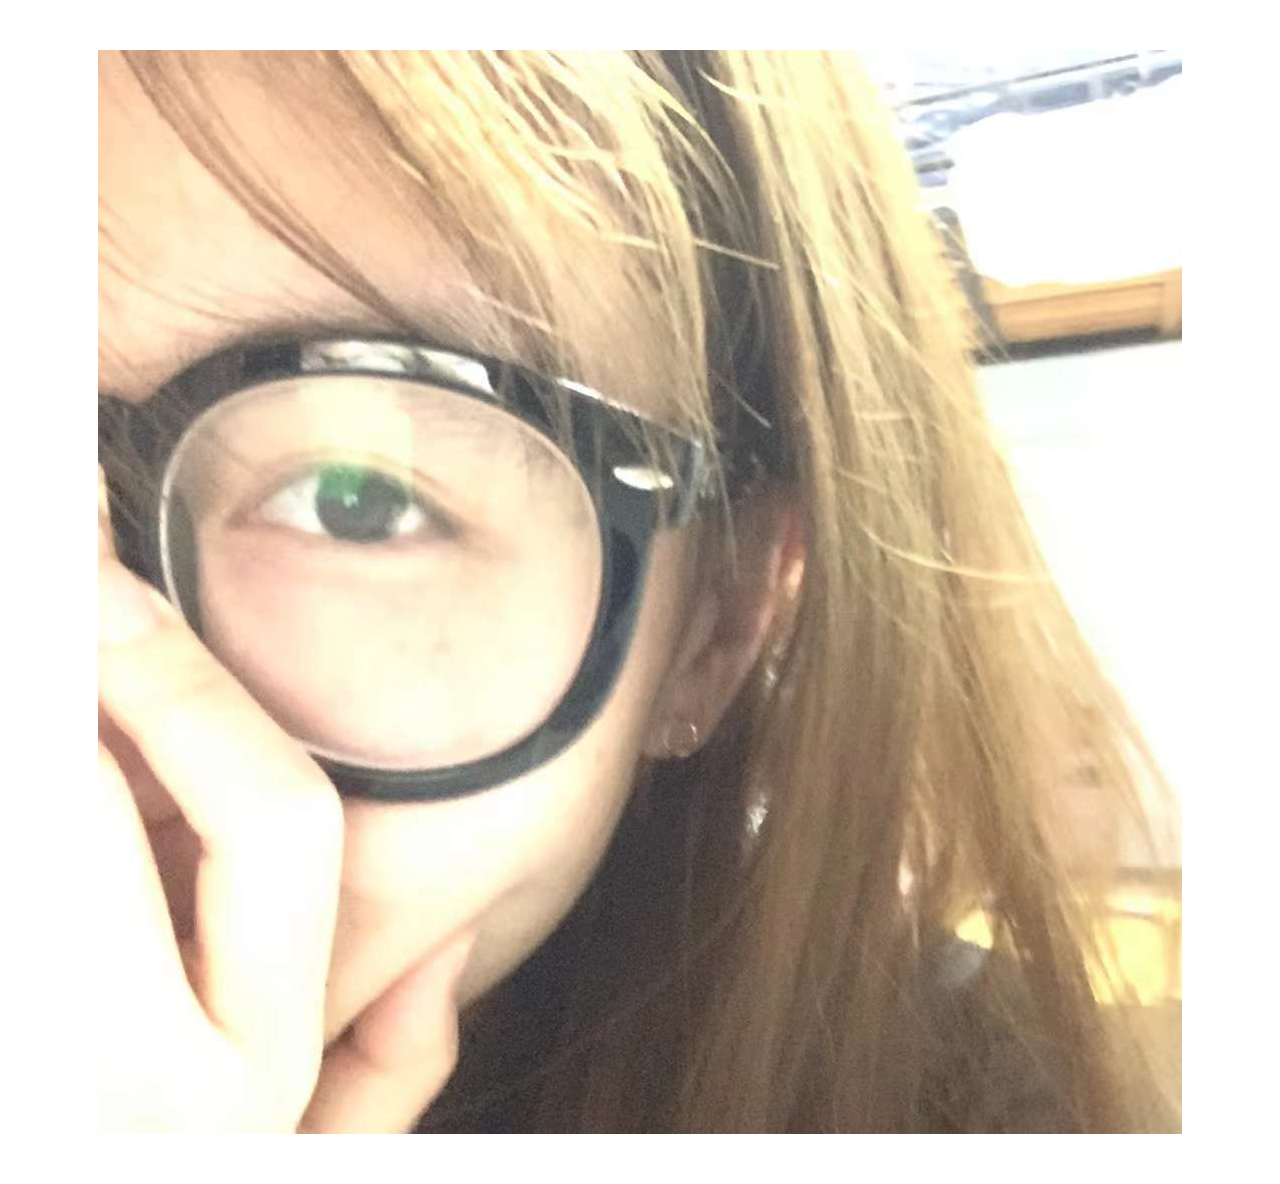
<file: index.html>
<!DOCTYPE html>
<html lang="en">
<head>
    <meta charset="UTF-8">
    <meta http-equiv="X-UA-Compatible" content="IE=edge">
    <meta name="viewport" content="width=device-width, initial-scale=1.0">
    <title>Document</title>
    <style>
        div {
            width: 1084px;
            height: 1084px;
            background: url(./images/pp.jpg) no-repeat center center;
            margin: 50px auto;
            /* transform-origin: left bottom; */

        }
        div:hover {
            /* 1. 里面写的是数字 不跟代为 1为一倍
                transform: scale(x,y)
                x宽度   y高度
                2. 修改了 宽度为原来的两倍 高度不变
                3.等比例缩放
            */
            /* transform: scale(2,1); */
            /* transform: scale(2); */
            /* 4. 缩小 就是小于一 */

            /* 重点 
            修改大小会影响其他盒子
                优势：不会影响其他的盒子 而且可以设置缩放的中心点
            */
            transform: scale(.5,.5);
        }

    </style>
</head>
<body>
    <div>

    </div>
</body>
</html>
</file>
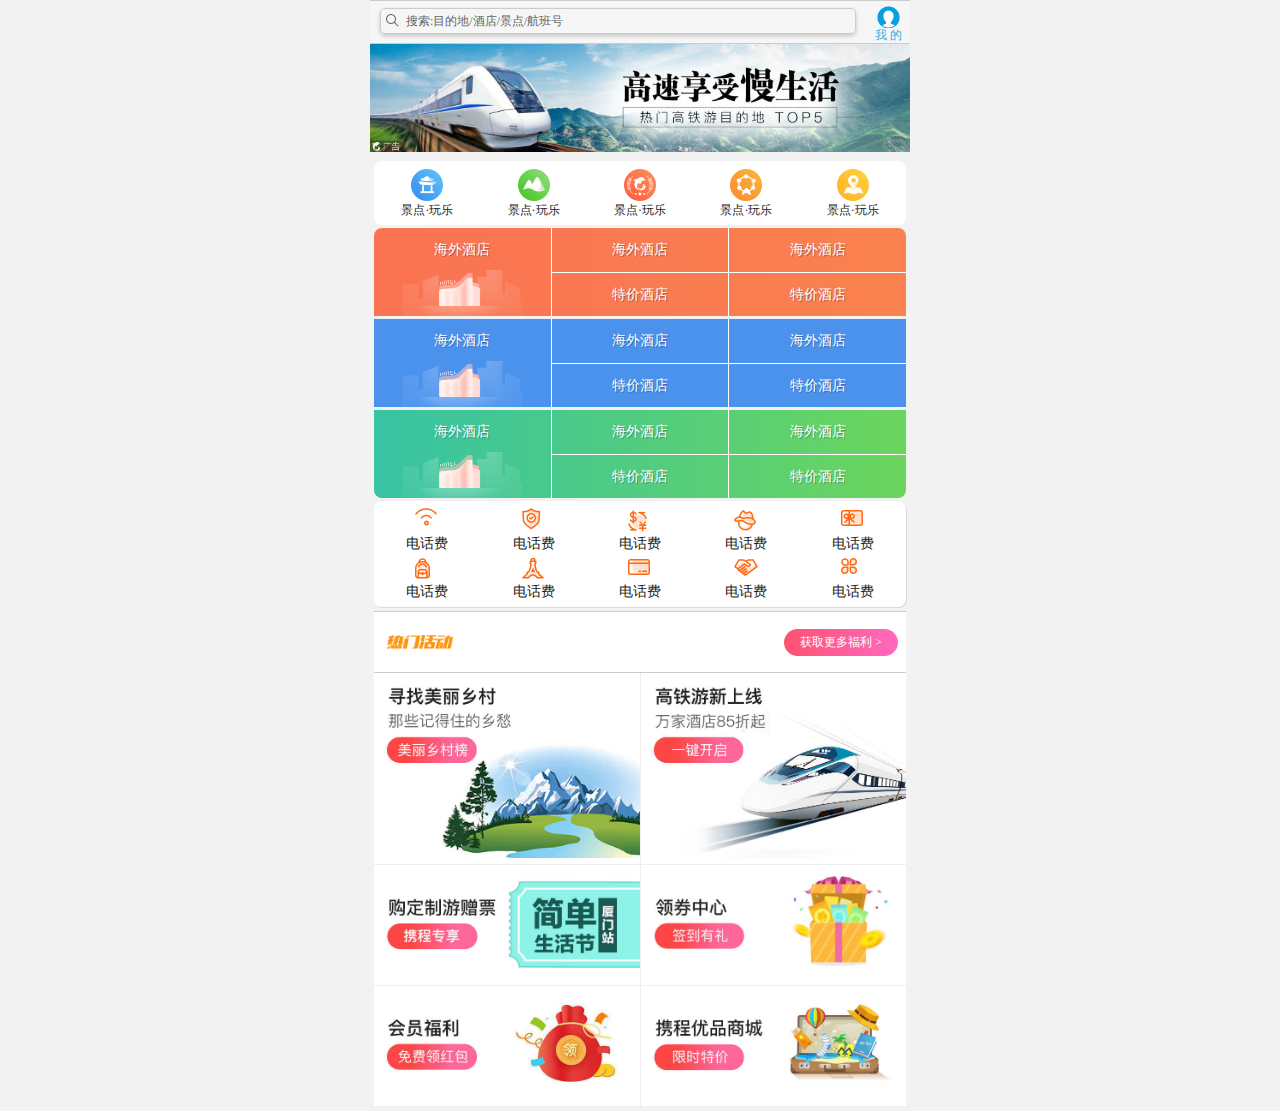
<file: 携程移动web/index.html>
<!DOCTYPE html>
<html lang="en">
<head>
    <meta charset="UTF-8">
    <meta http-equiv="X-UA-Compatible" content="IE=edge">
    <meta name="viewport" content="width=device-width, initial-scale=1.0">
    <title>携程在手,天下我有</title>
    <link rel="stylesheet" href="css/normalize.css">
    <link rel="stylesheet" href="css/index.css">
</head>
<body>
    <!-- 搜索模块 start -->
    <div class="search-index">
        <div class="search">搜索:目的地/酒店/景点/航班号</div>
        <a href="#" class="user">
            我 的
        </a>
    </div>
    <!-- 搜索模块 end -->
  
    <!-- focus 模块 start -->
    <div class="focus">
        <a href="#">
            <img src="upload/focus.jpg" alt="">
        </a>
    </div>
    <!-- focus 模块 end -->

    <!-- 局部导航栏 start -->
    <ul class="local-nav">
        <li>
            <a href="#" title="景点·玩乐">
                <span class="local-nav-icon-icon1"></span>
                <span>景点·玩乐</span>
            </a>
        </li>
        <li>
            <a href="#">
                <span class="local-nav-icon-icon2"></span>
                <span>景点·玩乐</span>
            </a>
        </li>
        <li>
            <a href="#">
                <span class="local-nav-icon-icon3"></span>
                <span>景点·玩乐</span>
            </a>
        </li>
        <li>
            <a href="#">
                <span class="local-nav-icon-icon4"></span>
                <span>景点·玩乐</span>
            </a>
        </li>
        <li>
            <a href="#">
                <span class="local-nav-icon-icon5"></span>
                <span>景点·玩乐</span>
            </a>
        </li>
    </ul>
    <!-- 局部导航栏 end -->

    <!-- 主导航栏 start -->
    <nav>
        <div class="nav-common-1">
            <div class="nav-items">
                <a href="#">
                    海外酒店
                </a>
            </div>
            <div class="nav-items">
                <a href="#">海外酒店</a>
                <a href="#">特价酒店</a>
            </div>
            <div class="nav-items">
                <a href="#">海外酒店</a>
                <a href="#">特价酒店</a>
            </div>
        </div>
        <div class="nav-common-2">
            <div class="nav-items">
                <a href="#">
                    海外酒店
                </a>
            </div>
            <div class="nav-items">
                <a href="#">海外酒店</a>
                <a href="#">特价酒店</a>
            </div>
            <div class="nav-items">
                <a href="#">海外酒店</a>
                <a href="#">特价酒店</a>
            </div>
        </div>
        <div class="nav-common-3">
            <div class="nav-items">
                <a href="#">
                    海外酒店
                </a>
            </div>
            <div class="nav-items">
                <a href="#">海外酒店</a>
                <a href="#">特价酒店</a>
            </div>
            <div class="nav-items">
                <a href="#">海外酒店</a>
                <a href="#">特价酒店</a>
            </div>
        </div>
    </nav>
    <!-- 主导航栏 end -->

    <!-- 侧导航栏 strat -->
    <ul class="subnay-entry">
        <li>
            <a href="#">
                <span class="subny-entry-icon-1"></span>
                <span>电话费</span>
            </a>
        </li>
        <li>
            <a href="#">
                <span class="subny-entry-icon-2"></span>
                <span>电话费</span>
            </a>
        </li>
        <li>
            <a href="#">
                <span class="subny-entry-icon-3"></span>
                <span>电话费</span>
            </a>
        </li>
        <li>
            <a href="#">
                <span class="subny-entry-icon-4"></span>
                <span>电话费</span>
            </a>
        </li>
        <li>
            <a href="#">
                <span class="subny-entry-icon-5"></span>
                <span>电话费</span>
            </a>
        </li>
        <li>
            <a href="#">
                <span class="subny-entry-icon-6"></span>
                <span>电话费</span>
            </a>
        </li>
        <li>
            <a href="#">
                <span class="subny-entry-icon-7"></span>
                <span>电话费</span>
            </a>
        </li>
        <li>
            <a href="#">
                <span class="subny-entry-icon-8"></span>
                <span>电话费</span>
            </a>
        </li>
        <li>
            <a href="#">
                <span class="subny-entry-icon-9"></span>
                <span>电话费</span>
            </a>
        </li>
        <li>
            <a href="#">
                <span class="subny-entry-icon-10"></span>
                <span>电话费</span>
            </a>
        </li>
    </ul>
    <!-- 侧导航栏 end -->

    <!-- sales 热门活动模块 -->
    <div class="sales-box">
        <div class="sales-hd">
            <h2>热门活动</h2>
            <a href="#">获取更多福利 ></a>
        </div>
        <div class="sales-bd">
            <div class="row">
                <a href="#">
                    <img src="./upload/pic1.jpg" alt="">
                </a>
                <a href="#">
                    <img src="./upload/pic2.jpg" alt="">
                </a>
            </div>
            <div class="row">
                <a href="#">
                    <img src="./upload/pic3.jpg" alt="">
                </a>
                <a href="#">
                    <img src="./upload/pic4.jpg" alt="">
                </a>
            </div>
            <div class="row">
                <a href="#">
                    <img src="./upload/pic5.jpg" alt="">
                </a>
                <a href="#">
                    <img src="./upload/pic6.jpg" alt="">
                </a>
            </div>
        </div>
    </div>
    <!-- end -->
</body>
</html>
</file>
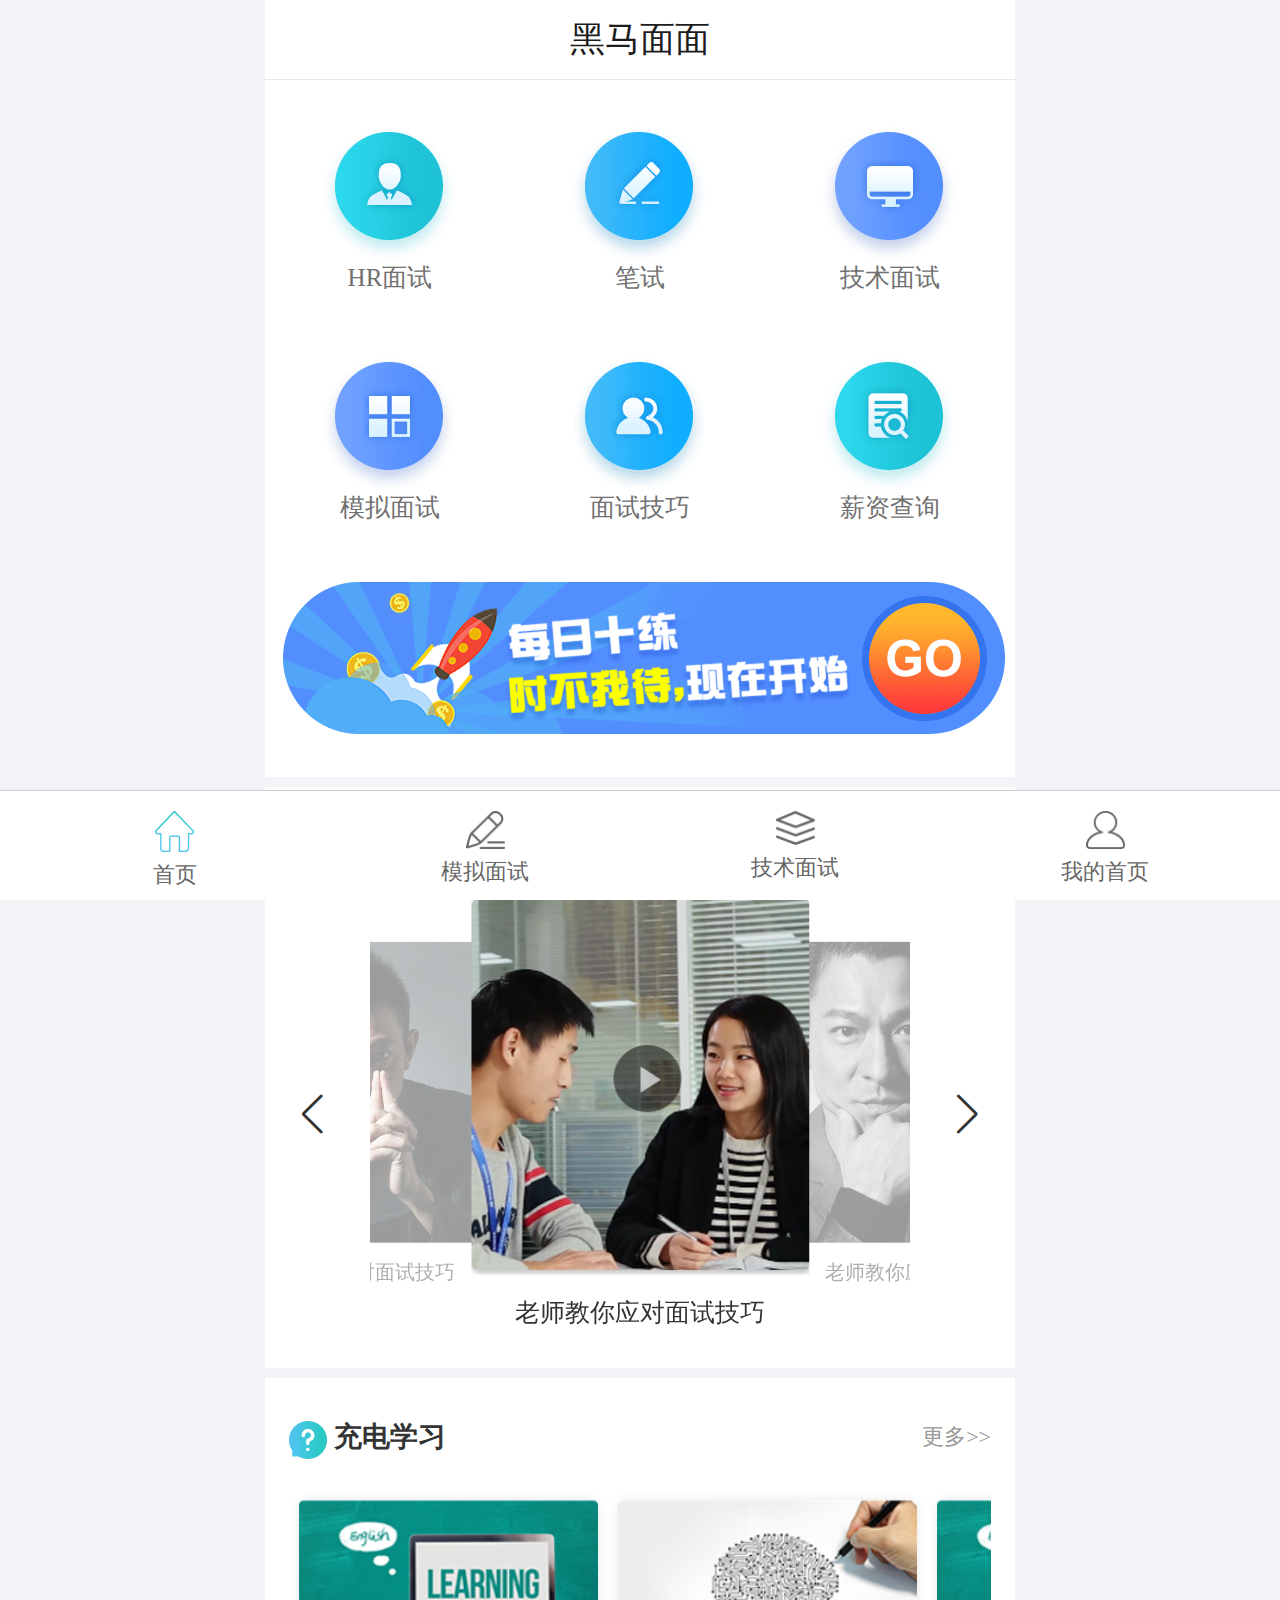
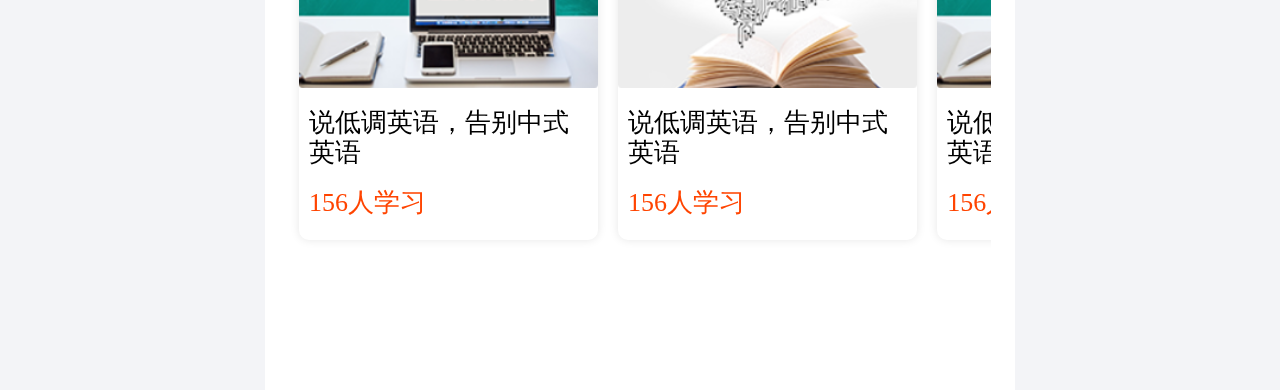
<file: house/test/index.html>
<!DOCTYPE html>
<html lang="en">
<head>
    <meta charset="UTF-8">
    <meta http-equiv="X-UA-Compatible" content="IE=edge">
    <meta name="viewport" content="width=device-width, initial-scale=1.0">
    <title>黑马面面</title>
    <!-- 引入favicon图标 -->
    <link rel="shortcut icon" href="favicon.ico" type="image/x-icon">
    <!-- 初始化css -->
    <link rel="stylesheet" href="./css/normalize.css">
    <!-- 主页css -->
    <link rel="stylesheet" href="./css/index.css">
    <!-- 轮播图 -->
    <link rel="stylesheet" href="./css/swiper.min.css">
</head>
<body>
    <section class="warp">
    <!-- 头部区域 start -->
    <div class="header">黑马面面</div>
    <!-- 头部区域 end -->

    <!-- nav start -->
    <nav class="nav">
        <a href="#" class="item">
            <img src="./icons/icon1.png" alt="">
            <span>HR面试</span>
        </a>
        <a href="#" class="item">
            <img src="./icons/icon2.png" alt="">
            <span>笔试</span>
        </a>
        <a href="#" class="item">
            <img src="./icons/icon3.png" alt="">
            <span>技术面试</span>
        </a>
        <a href="#" class="item">
            <img src="./icons/icon4.png" alt="">
            <span>模拟面试</span>
        </a>
        <a href="#" class="item">
            <img src="./icons/icon5.png" alt="">
            <span>面试技巧</span>
        </a>
        <a href="#" class="item">
            <img src="./icons/icon6.png" alt="">
            <span>薪资查询</span>
        </a>
    </nav>
    <!-- nav end -->

    <!-- go模块 start -->
    <section class="go">
        <img src="./images/go.png" alt="">
    </section>
    <!-- go模块 end -->
    </section>

    <!-- 就业指导模块 -->
     <!-- 就业指导模块 -->
     <section class="content">
      <!-- 头部 -->
      <div class="con-hd">
        <h4>
          <span class="icon"><img src="./icons/i2.png" alt="" /></span>
          就业指导
        </h4>
        <a href="#" class="more">更多>></a>
      </div>
      <!-- 旋转木马轮播图模块 -->
      <div class="get_job_focus">
        <!-- Swiper -->
        <div class="swiper-container get_job_fo">
          <div class="swiper-wrapper">
            <div class="swiper-slide">
              <a href="#"><img src="./images/pic.png" alt="" /></a>
              <p>老师教你应对面试技巧</p>
            </div>
            <div class="swiper-slide">
              <a href="#"><img src="./images/ldh.jpg" alt="" /></a>
              <p>老师教你应对面试技巧</p>
            </div>
            <div class="swiper-slide">
              <a href="#"><img src="./images/3.jpg" alt="" /></a>
              <p>老师教你应对面试技巧</p>
            </div>
          </div>
        </div>
        <!-- Add Arrows 根据需求这个代码放到 container外面 添加左右箭头-->
        <div class="swiper-button-next"></div>
        <div class="swiper-button-prev"></div>
      </div>
    </section>
    <!-- end -->

    <!-- 充电学习 -->
    <section class="content study_con">
      <!-- 头部 -->
      <div class="con-hd">
        <h4>
          <span class="icon"><img src="./icons/i2.png" alt="" /></span>
          充电学习
        </h4>
        <a href="#" class="more">更多>></a>
      </div>
      <!-- 旋转木马轮播图模块 -->
      <div class="study">
 <!-- Swiper -->
 <div class="swiper-container study_fo">
  <div class="swiper-wrapper">
    <div class="swiper-slide">
      <img src="./images/pic1.png" alt="" />
      <h5>说低调英语，告别中式英语</h5>
      <p>156人学习</p>
    </div>
    <div class="swiper-slide">
      <img src="./images/pic2.png" alt="" />
      <h5>说低调英语，告别中式英语</h5>
      <p>156人学习</p>
    </div>
    <div class="swiper-slide">
      <img src="./images/pic1.png" alt="" />
      <h5>说低调英语，告别中式英语</h5>
      <p>156人学习</p>
    </div>
    <div class="swiper-slide">
      <img src="./images/pic1.png" alt="" />
      <h5>说低调英语，告别中式英语</h5>
      <p>156人学习</p>
    </div>
  </div>
  <!-- Add Pagination -->
  <div class="swiper-pagination"></div>
</div>
      </div>
    </section>
    <!-- end -->

    <footer class="footer">
      <a href="#" class="item">
        <img src="./icons/home.png" alt="" />
        <p>首页</p>
      </a>
      <a href="#" class="item">
        <img src="./icons/ms.png" alt="" />
        <p>模拟面试</p>
      </a>
      <a href="#" class="item">
        <img src="./icons/net.png" alt="" />
        <p>技术面试</p>
      </a>
      <a href="#" class="item">
        <img src="./icons/user.png" alt="" />
        <p>我的首页</p>
      </a>
    </footer>

    <script src="./js/flexible.js"></script>
    <!-- 轮播图js -->
    <script src="./js/swiper.min.js"></script>
    <script>
        // 沙箱函数
         // 第一个函数里面是 就业指导轮播图
      (function () {
        var swiper = new Swiper(".get_job_fo", {
          // 能够显示的 slider的个数
          slidesPerView: 2,
          // 每一个slide之间的距离
          spaceBetween: 30,
          centeredSlides: true,
          loop: true,
          // 添加左右箭头
          navigation: {
            nextEl: ".swiper-button-next",
            prevEl: ".swiper-button-prev",
          },
        });
      })();
       // 第二个函数的轮播图
       (function () {
        //  如果有多个轮播图最好修改下 swiper-container
        var swiper = new Swiper(".study_fo", {
          // 我们可以可以看看到的是 2个半
          slidesPerView: 2.2,
          spaceBetween: 20,
        });
      })();
      </script>
</body>
</html>
</file>
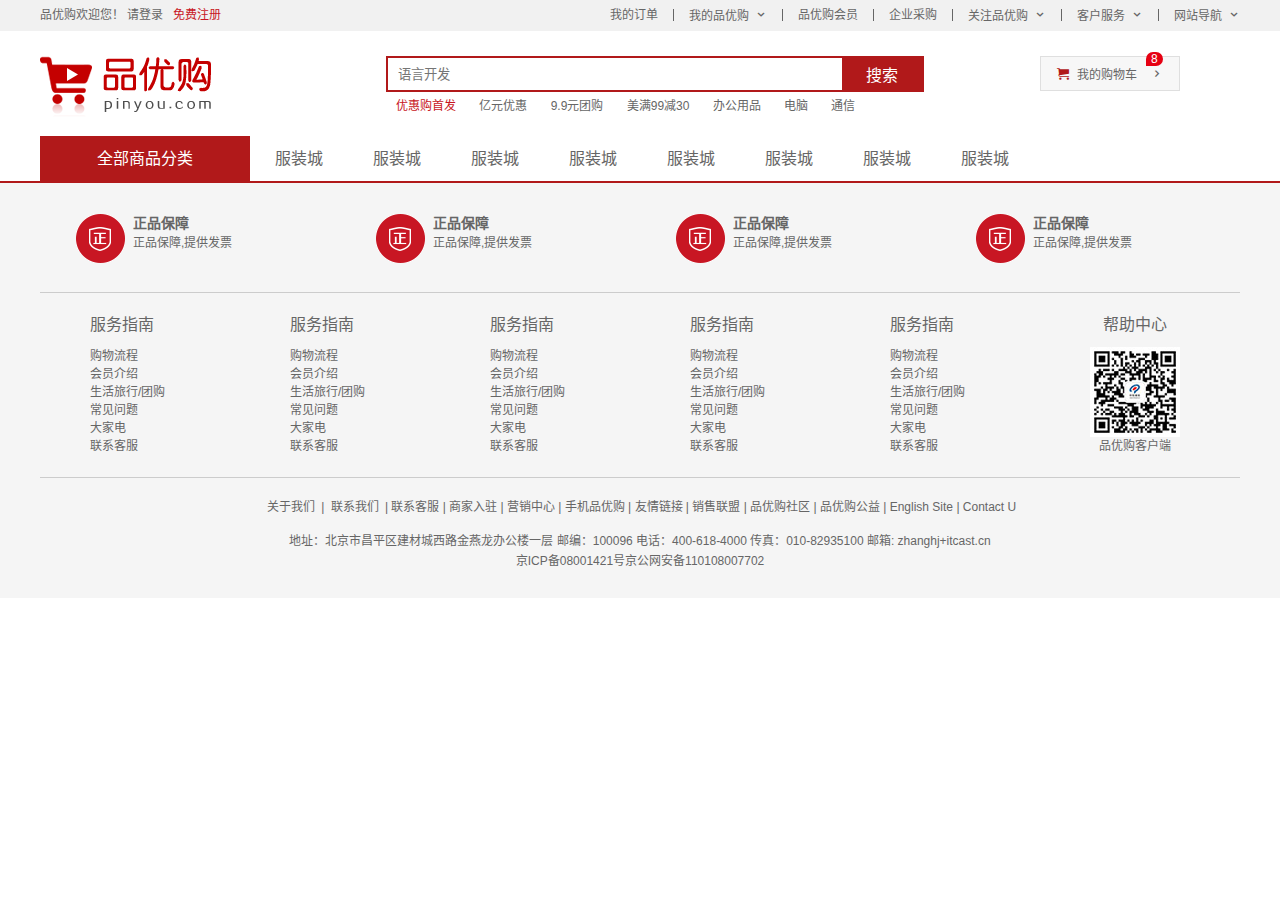
<file: 11-前端基础-PC端品优购项目/案例/shoping/index.html>
<!DOCTYPE html>
<html lang="zh-CN">

<head>
    <meta charset="UTF-8">
    <meta name="viewport" content="width=device-width, initial-scale=1.0">
    <meta http-equiv="X-UA-Compatible" content="ie=edge">
    <title>品优购商城-综合网购首选-正品低价、品质保障、配送及时、轻松购物！
    </title>
    <!-- 网站说明 -->
    <meta name="description"
        content="品优购商城-专业的综合网上购物商城,销售家电、数码通讯、电脑、家居百货、服装服饰、母婴、图书、食品等数万个品牌优质商品.便捷、诚信的服务，为您提供愉悦的网上购物体验!" />
    <!-- 关键字 -->
    <meta name="keywords" content="网上购物,网上商城,手机,笔记本,电脑,MP3,CD,VCD,DV,相机,数码,配件,手表,存储卡,京东" />

    <!-- 引入favicon图标 -->
    <link rel="shortcut icon" href="favicon.ico" />
    <!-- 引入我们初始化样式文件 -->
    <link rel="stylesheet" href="css/base.css">
    <!-- 引入我们公共的样式文件 -->
    <link rel="stylesheet" href="css/common.css">
</head>

<body>
    <!-- 快捷导航模块 start -->
    <section class="shortcut">
        <div class="w">
            <div class="fl">
                <ul>
                    <li>品优购欢迎您！&nbsp;</li>
                    <li>
                        <a href="#">请登录</a> &nbsp; <a href="#" class="style_red">免费注册</a>
                    </li>
                </ul>
            </div>
            <div class="fr">
                <ul>
                    <li>我的订单</li>
                    <li></li>
                    <li class="arrow-icon">我的品优购</li>
                    <li></li>
                    <li>品优购会员</li>
                    <li></li>
                    <li>企业采购</li>
                    <li></li>
                    <li class="arrow-icon">关注品优购</li>
                    <li></li>
                    <li class="arrow-icon">客户服务</li>
                    <li></li>
                    <li class="arrow-icon">网站导航</li>
                </ul>
            </div>
        </div>
    </section>
    <!-- 快捷导航模块 end -->
    <!-- header头部模块制作 start -->
    <header class="header w">
        <!-- logo模块 -->
        <div class="logo">
            <h1>
                <a href="index.html" title="品优购商城">品优购商城</a>
            </h1>
        </div>
        <!-- search搜索模块 -->
        <div class="search">
            <input type="search" name="" id="" placeholder="语言开发">
            <button>搜索</button>
        </div>
        <!-- hotwords模块制作 -->
        <div class="hotwords">
            <a href="#" class="style_red">优惠购首发</a>
            <a href="#">亿元优惠</a>
            <a href="#">9.9元团购</a>
            <a href="#">美满99减30</a>
            <a href="#">办公用品</a>
            <a href="#">电脑</a>
            <a href="#">通信</a>
        </div>
        <!-- 购物车模块 -->
        <div class="shopcar">
            我的购物车
            <i class="count">8</i>
        </div>
    </header>
    <!-- header头部模块制作 end -->
    <!-- nav模块制作 start -->
    <nav class="nav">
        <div class="w">
            <div class="dropdown">
                <div class="dt">全部商品分类</div>
                <div class="dd">
                    <ul>
                        <li><a href="#">家用电器</a> </li>
                        <li><a href="#">手机</a>、 <a href="#">数码</a>、<a href="#">通信</a> </li>
                        <li><a href="#">电脑、办公</a> </li>
                        <li><a href="#">家居、家具、家装、厨具</a> </li>
                        <li><a href="#">男装、女装、童装、内衣</a> </li>
                        <li><a href="#">个户化妆、清洁用品、宠物</a> </li>
                        <li><a href="#">鞋靴、箱包、珠宝、奢侈品</a> </li>
                        <li><a href="#">运动户外、钟表</a> </li>
                        <li><a href="#">汽车、汽车用品</a> </li>
                        <li><a href="#">母婴、玩具乐器</a> </li>
                        <li><a href="#">食品、酒类、生鲜、特产</a> </li>
                        <li><a href="#">医药保健</a> </li>
                        <li><a href="#">图书、音像、电子书</a> </li>
                        <li><a href="#">彩票、旅行、充值、票务</a> </li>
                        <li><a href="#">理财、众筹、白条、保险</a> </li>

                    </ul>
                </div>
            </div>
            <div class="navitems">
                <ul>
                    <li><a href="#">服装城</a></li>
                    <li><a href="#">服装城</a></li>
                    <li><a href="#">服装城</a></li>
                    <li><a href="#">服装城</a></li>
                    <li><a href="#">服装城</a></li>
                    <li><a href="#">服装城</a></li>
                    <li><a href="#">服装城</a></li>
                    <li><a href="#">服装城</a></li>
                </ul>
            </div>
        </div>
    </nav>
    <!-- nav模块制作 end -->

    <!-- 底部模块的制作 start -->
    <footer class="footer">
        <div class="w">
            <div class="mod_service">
                <ul>
                    <li>
                        <h5></h5>
                        <div class="service_txt">
                            <h4>正品保障</h4>
                            <p>正品保障,提供发票</p>
                        </div>
                    </li>
                    <li>
                        <h5></h5>
                        <div class="service_txt">
                            <h4>正品保障</h4>
                            <p>正品保障,提供发票</p>
                        </div>
                    </li>
                    <li>
                        <h5></h5>
                        <div class="service_txt">
                            <h4>正品保障</h4>
                            <p>正品保障,提供发票</p>
                        </div>
                    </li>
                    <li>
                        <h5></h5>
                        <div class="service_txt">
                            <h4>正品保障</h4>
                            <p>正品保障,提供发票</p>
                        </div>
                    </li>
                </ul>
            </div>
            <div class="mod_help">
                <dl>
                    <dt>服务指南</dt>
                    <dd><a href="#">购物流程</a></dd>
                    <dd><a href="#">会员介绍</a></dd>
                    <dd><a href="#">生活旅行/团购</a></dd>
                    <dd><a href="#">常见问题</a></dd>
                    <dd><a href="#">大家电</a></dd>
                    <dd><a href="#">联系客服</a></dd>
                </dl>
                <dl>
                    <dt>服务指南</dt>
                    <dd><a href="#">购物流程</a></dd>
                    <dd><a href="#">会员介绍</a></dd>
                    <dd><a href="#">生活旅行/团购</a></dd>
                    <dd><a href="#">常见问题</a></dd>
                    <dd><a href="#">大家电</a></dd>
                    <dd><a href="#">联系客服</a></dd>
                </dl>
                <dl>
                    <dt>服务指南</dt>
                    <dd><a href="#">购物流程</a></dd>
                    <dd><a href="#">会员介绍</a></dd>
                    <dd><a href="#">生活旅行/团购</a></dd>
                    <dd><a href="#">常见问题</a></dd>
                    <dd><a href="#">大家电</a></dd>
                    <dd><a href="#">联系客服</a></dd>
                </dl>
                <dl>
                    <dt>服务指南</dt>
                    <dd><a href="#">购物流程</a></dd>
                    <dd><a href="#">会员介绍</a></dd>
                    <dd><a href="#">生活旅行/团购</a></dd>
                    <dd><a href="#">常见问题</a></dd>
                    <dd><a href="#">大家电</a></dd>
                    <dd><a href="#">联系客服</a></dd>
                </dl>
                <dl>
                    <dt>服务指南</dt>
                    <dd><a href="#">购物流程</a></dd>
                    <dd><a href="#">会员介绍</a></dd>
                    <dd><a href="#">生活旅行/团购</a></dd>
                    <dd><a href="#">常见问题</a></dd>
                    <dd><a href="#">大家电</a></dd>
                    <dd><a href="#">联系客服</a></dd>
                </dl>
                <dl>
                    <dt>帮助中心</dt>
                    <dd>
                        <img src="images/wx_cz.jpg" alt="">
                        品优购客户端
                    </dd>
                </dl>
            </div>
            <div class="mod_copyright">
                    <div class="links">
                            <a href="#">关于我们</a>  |  <a href="#">联系我们</a>  |  联系客服  |  商家入驻  |  营销中心  |  手机品优购  |  友情链接  |  销售联盟  |  品优购社区  |  品优购公益  |  English Site  |  Contact U
                    </div>
                    <div class="copyright">
                            地址：北京市昌平区建材城西路金燕龙办公楼一层 邮编：100096 电话：400-618-4000 传真：010-82935100 邮箱: zhanghj+itcast.cn <br>
                            京ICP备08001421号京公网安备110108007702
                    </div>
            </div>
        </div>
    </footer>
    <!-- 底部模块的制作 end -->
</body>

</html>
</file>
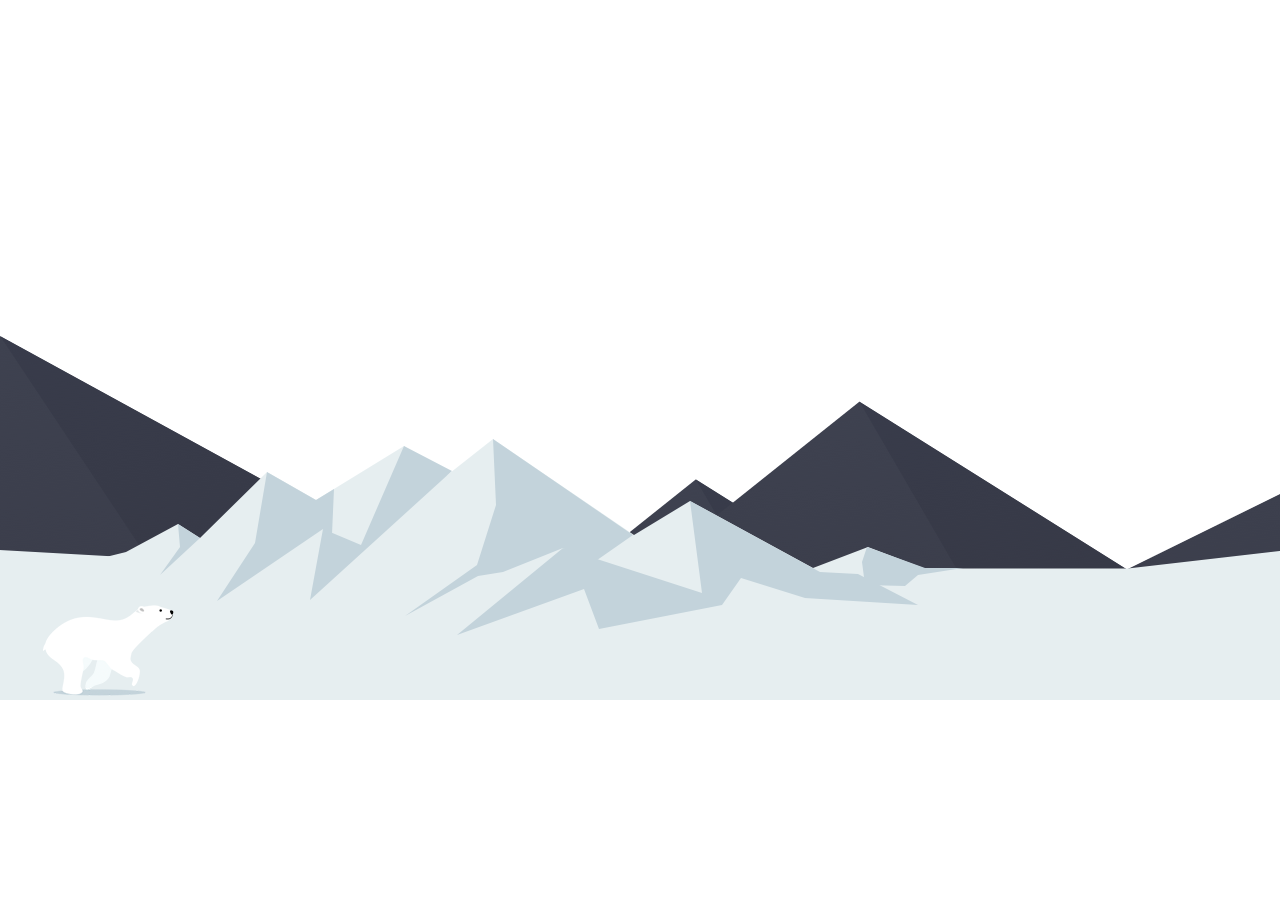
<file: 06-奔跑的bear.html>
<!DOCTYPE html>
<html lang="en">
<head>
    <meta charset="UTF-8">
    <meta http-equiv="X-UA-Compatible" content="IE=edge">
    <meta name="viewport" content="width=device-width, initial-scale=1.0">
    <title>Document</title>
    <style>
      
        .bear {
            top: 600px;
            position: absolute;
            width: 200px;
            height: 100px;
            background: url(../images/bear.png) no-repeat;
            /* 可以添加多个动画 用，间隔 */
            animation: bear 1s steps(8) infinite,move 3s forwards; 
            z-index: 3;
        }
        .mon {
            height: 700px;
        }
        .bg1 {
            position: absolute;
            left: 0;
            top: 400px;
            width: 100%;
            height: 300px;
            z-index: 2;   /* 优先级  越高层叠性越高 */
            background: url(../images/bg1.png) repeat-x;  /* 水平平铺 */
            animation: bg1 10s linear infinite;
            animation-delay: 1s;   /* 动画延时 */
            
        }
        .bg2 {
            position: absolute;
            left: 0;
            top: 300px;
            width: 100%;
            height: 400px;
            z-index: 1;
            background: url(../images/bg2.png) repeat-x;
            animation: bg2 20s linear infinite;
            animation-delay: 1s;
        }

        @keyframes bear {
            0% {
                background-position: 0 0;
            }         
            100% {
                background-position: -1600px 0;
            }
        }

        @keyframes move {
            0% {
                left: 0;
            }
            100% {
                left: 50%;
                /* margin-left: -100px; */
                transform: translateX(-100%);
            }
        }

        @keyframes mon {
            0% {
                transform: scale(1.5);
            }
            100% {
                transform: scale(1);
            }
        }

        @keyframes bg1 {
            0% {
                background-position: 0 0;
            }

            100% {
                background-position: -3840px 0;
            }
        }

        @keyframes bg2 {
            0% {
                background-position: 0 0;
            }

            100% {
                background-position: -3840px 0;
            }
        }
    </style>
</head>
<body>
    <div class="bear">
    </div>
    <div class="mon">
        <div class="bg1"></div>
        <div class="bg2"></div>
    </div>
</body>
</html>
</file>
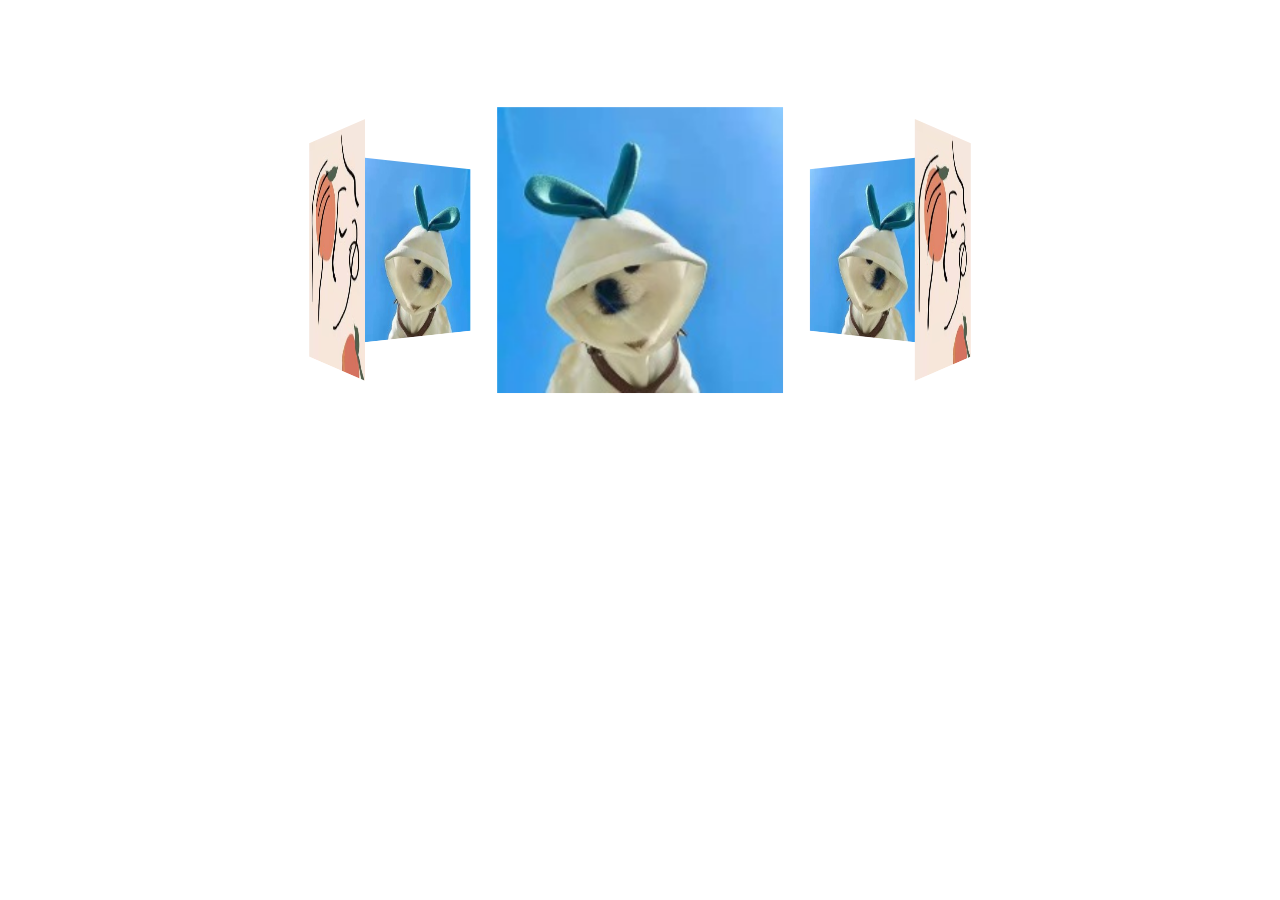
<file: laoj.html>
<!DOCTYPE html>
<html lang="en">
<head>
    <meta charset="UTF-8">
    <meta http-equiv="X-UA-Compatible" content="IE=edge">
    <meta name="viewport" content="width=device-width, initial-scale=1.0">
    <title>Document</title>
    <style>
        body {
            
            perspective: 1000px;

        }
        section {
            position: relative;
            width: 200px;
            height: 200px;
            margin: 150px auto;
            transform-style: preserve-3d;
            /* 添加动画效果 */
            animation: rotate 10s linear infinite;
            background: url(/images/bear.png) no-repeat;
        }
        section:hover {
            animation-play-state: paused;
        }

        @keyframes rotate {
            0% {
                transform: rotateY(0);
            }
            100% {
                transform: rotateY(360deg);
            }
        }
        section div {
            position: absolute;
            top: 0;
            left: 0;
            width: 100%;
            height: 100%;
            background-size: cover;

        }
        
        section div:nth-child(1) {
            background: url(/images/laoj2.jpg) ;
            transform: rotateY(0) translateZ(300px);
        }

        section div:nth-child(2) {
            /* 先旋转好了在移动距离 */

            background: url(/images/laoj.jpg);
            transform: rotateY(60deg) translateZ(300px);
        }

        section div:nth-child(3) {
            /* 先旋转好了在移动距离 */

            background: url(/images/laoj2.jpg);
            transform: rotateY(120deg) translateZ(300px);
        }

        section div:nth-child(4) {

            background: url(/images/laoj.jpg);

            /* 先旋转好了在移动距离 */
            transform: rotateY(180deg) translateZ(300px);
        }

        section div:nth-child(5) {

            /* 先旋转好了在移动距离 */
            background: url(/images/laoj2.jpg);

            transform: rotateY(240deg) translateZ(300px);
        }

        section div:nth-child(6) {

            background: url(/images/laoj.jpg);
            /* 先旋转好了在移动距离 */
            transform: rotateY(300deg) translateZ(300px);
        }
    </style>
</head>
<body>

        <section>
            <div></div>
            <div></div>
            <div></div>
            <div></div>
            <div></div>
            <div></div>
        </section>

    
</body>
</html>
</file>
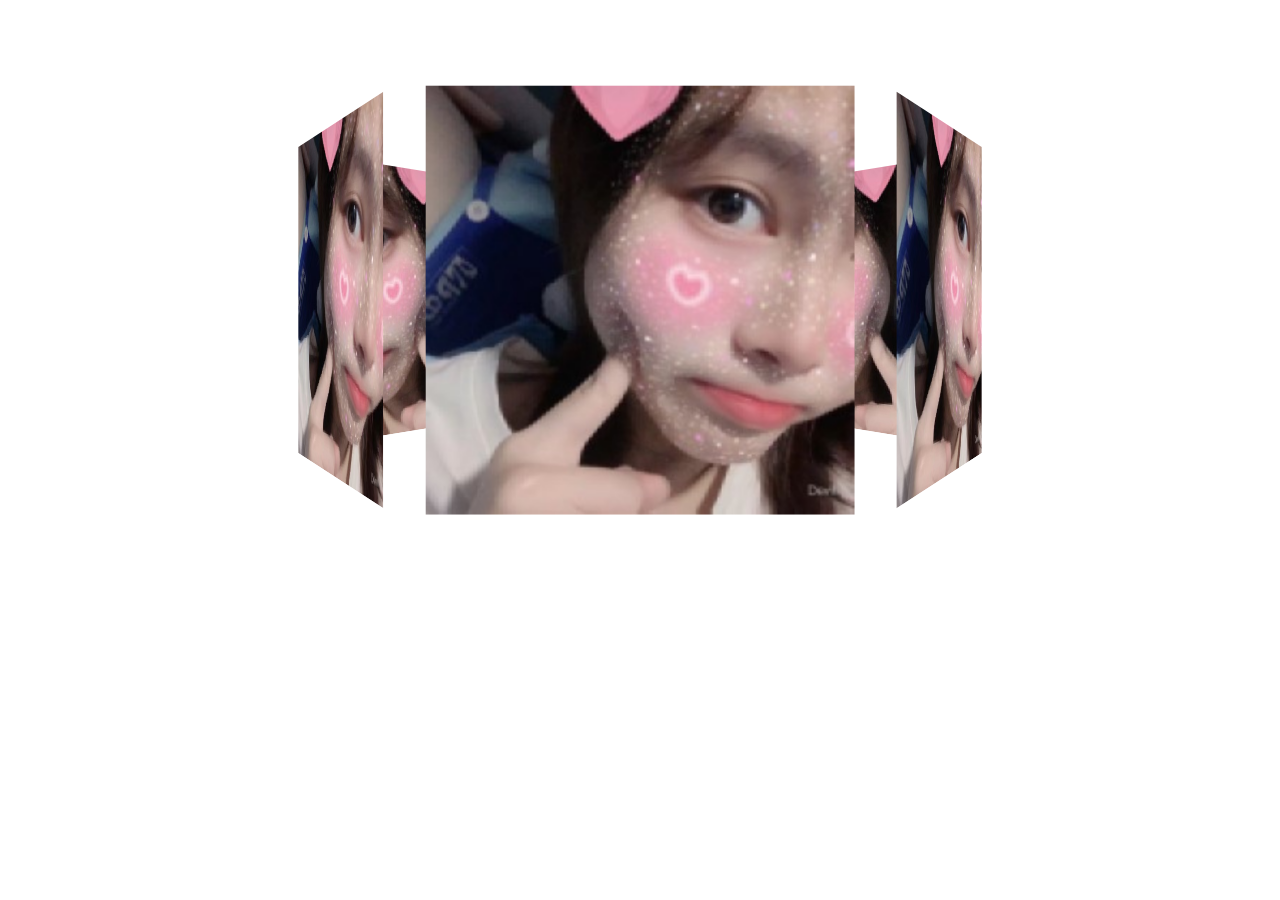
<file: rotate.html>
<!DOCTYPE html>
<html lang="en">
<head>
    <meta charset="UTF-8">
    <meta http-equiv="X-UA-Compatible" content="IE=edge">
    <meta name="viewport" content="width=device-width, initial-scale=1.0">
    <title>Document</title>
    <style>
        body {
            
            perspective: 1000px;

        }
        section {
            position: relative;
            width: 300px;
            height: 300px;
            margin: 150px auto;
            transform-style: preserve-3d;
            /* 添加动画效果 */
            animation: rotate 10s linear infinite;
            background: url(../images/psc6.jpg) no-repeat;

        }
        section:hover {
            animation-play-state: paused;
        }

        @keyframes rotate {
            0% {
                transform: rotateY(0);
            }
            100% {
                transform: rotateY(360deg);
            }
        }
        section div {
            position: absolute;
            top: 0;
            left: 0;
            width: 100%;
            height: 100%;
            
        }
        section div img {
            width: 300px;
            height: 300px;
        }
        section div:nth-child(1) {
            background: url(/images/psc2.jpg) no-repeat;
            transform: rotateY(0) translateZ(300px);
        }

        section div:nth-child(2) {
            /* 先旋转好了在移动距离 */
            background: url(/images/psc2.jpg) no-repeat;
            transform: rotateY(60deg) translateZ(300px);
        }

        section div:nth-child(3) {
            /* 先旋转好了在移动距离 */
            background: url(/images/psc2.jpg) no-repeat;
            transform: rotateY(120deg) translateZ(300px);
        }

        section div:nth-child(4) {
            background: url(/images/psc2.jpg) no-repeat;
            /* 先旋转好了在移动距离 */
            transform: rotateY(180deg) translateZ(300px);
        }

        section div:nth-child(5) {
            /* 先旋转好了在移动距离 */
            background: url(/images/psc2.jpg) no-repeat;
            transform: rotateY(240deg) translateZ(300px);
        }

        section div:nth-child(6) {
            background: url(/images/psc2.jpg) no-repeat;
            /* 先旋转好了在移动距离 */
            transform: rotateY(300deg) translateZ(300px);
        }
    </style>
</head>
<body>

        <section>
            <div></div>
            <div></div>
            <div></div>
            <div></div>
            <div></div>
            <div></div>
        </section>

    
</body>
</html>
</file>
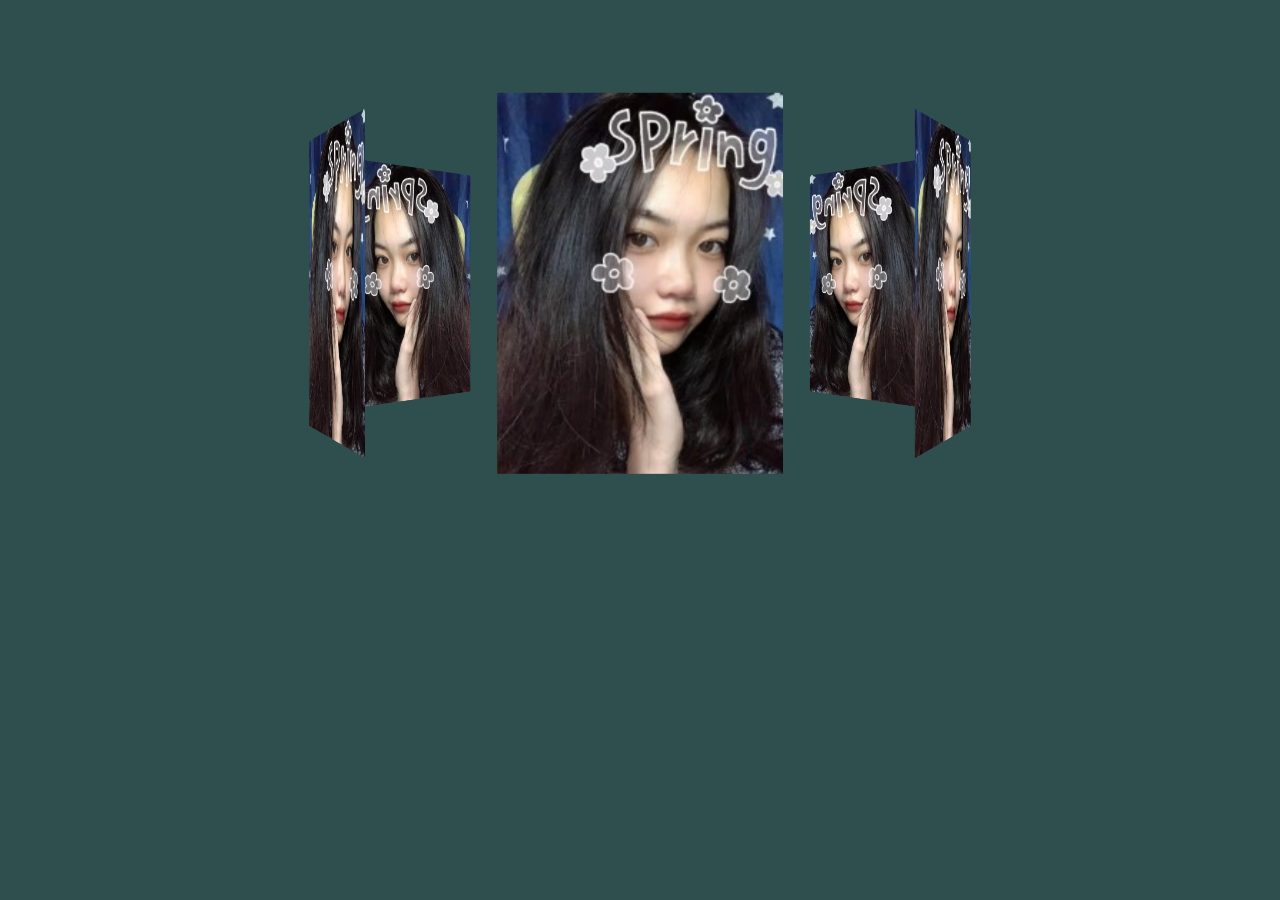
<file: yx.html>
<!DOCTYPE html>
<html lang="en">
<head>
    <meta charset="UTF-8">
    <meta http-equiv="X-UA-Compatible" content="IE=edge">
    <meta name="viewport" content="width=device-width, initial-scale=1.0">
    <title>Document</title>
    <style>
        body {
            perspective: 1000px;
            background-color: darkslategray; 
        }
        section {
            position: relative;
            width: 200px;
            height: 267px;
            margin: 150px auto;
            transform-style: preserve-3d;
            animation: rotate 10s linear infinite;
            background: url(/del/bear.png) no-repeat;
        }
        section div {
            position: absolute;
            top: 0;
            left: 0;
            width: 100%;
            height: 100%;
            background: url(/del/yx.jpg) no-repeat;
            
        }
        section:hover {
            animation-play-state: paused;
        }
        @keyframes rotate {
            0% {
                transform: rotateY(0);
            }
            100% {
                transform: rotateY(360deg);
            }
        }

        section div:nth-child(1) {
            transform: rotateY(0) translateZ(300px);
        }
        section div:nth-child(2) {
            transform: rotateY(60deg) translateZ(300px);
        }
        section div:nth-child(3) {
            transform: rotateY(120deg) translateZ(300px);
        }
        section div:nth-child(4) {
            transform: rotateY(180deg) translateZ(300px);
        }
        section div:nth-child(5) {
            transform: rotateY(240deg) translateZ(300px);
        }
        section div:nth-child(6) {
            transform: rotateY(300deg) translateZ(300px);
        }
    </style>
</head>
<body>
    <section>
        <div></div>
        <div></div>
        <div></div>
        <div></div>
        <div></div>
        <div></div>
    </section>
</body>
</html>
</file>
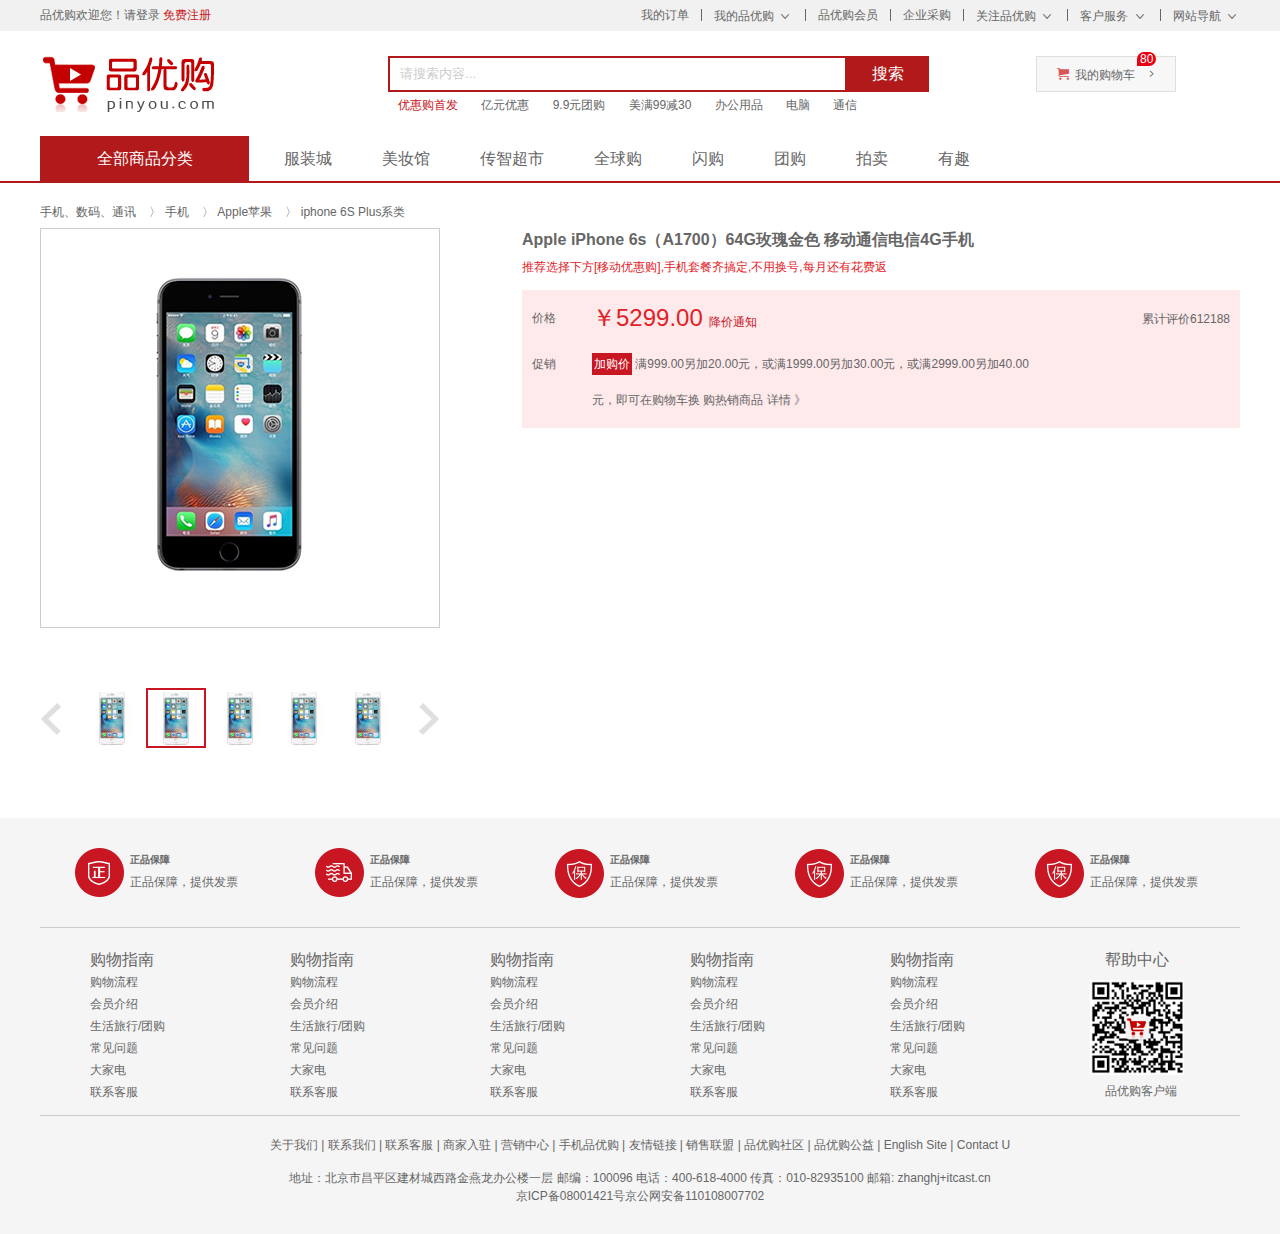
<file: 11-前端基础-PC端品优购项目/作业/拓展作业-品优购详情页/detail.html>
<!DOCTYPE html>
<html lang="en">

<head>
    <meta charset="UTF-8">
    <title>手机详情页！</title>
    <meta name="description" content="品优购JD.COM-专业的综合网上购物商城,销售家电、数码通讯、电脑、家居百货、服装服饰、母婴、图书、食品等数万个品牌优质商品.便捷、诚信的服务，为您提供愉悦的网上购物体验!" />
    <meta name="Keywords" content="网上购物,网上商城,手机,笔记本,电脑,MP3,CD,VCD,DV,相机,数码,配件,手表,存储卡,品优购" />
    <!-- 引入facicon.ico网页图标 -->
    <link rel="shortcut icon" href="favicon.ico" type="image/x-icon" />
    <!-- 引入css 初始化的css 文件 -->
    <link rel="stylesheet" href="css/base.css">
    <!-- 引入公共样式的css 文件 -->
    <link rel="stylesheet" href="css/common.css">
    <!-- 引入详情页面的css文件 -->
    <link rel="stylesheet" href="css/detail.css">
</head>

<body>
    <!-- 顶部快捷导航start -->
    <div class="shortcut">
        <div class="w">
            <div class="fl">
                <ul>
                    <li>品优购欢迎您！ </li>
                    <li>
                        <a href="#">请登录</a>
                        <a href="#" class="style-red">免费注册</a>
                    </li>
                </ul>
            </div>
            <div class="fr">
                <ul>
                    <li><a href="#">我的订单</a></li>
                    <li class="spacer"></li>
                    <li>
                        <a href="#">我的品优购</a>
                        <i class="icomoon"></i>
                    </li>
                    <li class="spacer"></li>
                    <li><a href="#">品优购会员</a></li>
                    <li class="spacer"></li>
                    <li><a href="#">企业采购</a></li>
                    <li class="spacer"></li>
                    <li><a href="#">关注品优购</a> <i class="icomoon"></i></li>
                    <li class="spacer"></li>
                    <li><a href="#">客户服务</a> <i class="icomoon"></i></li>
                    <li class="spacer"></li>
                    <li><a href="#">网站导航</a> <i class="icomoon"></i></li>
                </ul>
            </div>
        </div>
    </div>
    <!-- 顶部快捷导航end  -->
    <!-- header制作 -->
    <div class="header w">
        <!-- logo -->
        <div class="logo">
            <h1>
                <a href="index.html" title="品优购">品优购</a>
            </h1>
        </div>
        <!-- search -->
        <div class="search">
            <input type="text" class="text" value="请搜索内容...">
            <button class="btn">搜索</button>
        </div>
        <!-- hotwrods -->
        <div class="hotwrods">
            <a href="#" class="style-red">优惠购首发</a>
            <a href="#">亿元优惠</a>
            <a href="#">9.9元团购</a>
            <a href="#">美满99减30</a>
            <a href="#">办公用品</a>
            <a href="#">电脑</a>
            <a href="#">通信</a>
        </div>
        <div class="shopcar">
            <i class="car"> </i>我的购物车 <i class="arrow">  </i>
            <i class="count">80</i>
        </div>
    </div>
    <!-- header 结束 -->
    <!-- nav start -->
    <div class="nav">
        <div class="w">
            <div class="dropdown fl">
                <div class="dt"> 全部商品分类 </div>
                <div class="dd" style="display: none;">
                    <ul>
                        <li class="menu_item"><a href="#">家用电器</a> <i>  </i> </li>
                        <li class="menu_item">
                            <a href="list.html">手机</a> 、
                            <a href="#">数码</a> 、
                            <a href="#">通信</a>
                            <i>  </i>
                        </li>
                        <li class="menu_item"><a href="#">电脑、办公</a> <i>  </i> </li>
                        <li class="menu_item"><a href="#">家居、家具、家装、厨具</a> <i>  </i> </li>
                        <li class="menu_item"><a href="#">男装、女装、童装、内衣</a> <i>  </i> </li>
                        <li class="menu_item"><a href="#">个户化妆、清洁用品、宠物</a> <i>  </i> </li>
                        <li class="menu_item"><a href="#">鞋靴、箱包、珠宝、奢侈品</a> <i>  </i> </li>
                        <li class="menu_item"><a href="#">运动户外、钟表</a> <i>  </i> </li>
                        <li class="menu_item"><a href="#">汽车、汽车用品</a> <i>  </i> </li>
                        <li class="menu_item"><a href="#">母婴、玩具乐器</a> <i>  </i> </li>
                        <li class="menu_item"><a href="#">食品、酒类、生鲜、特产</a> <i>  </i> </li>
                        <li class="menu_item"><a href="#">医药保健</a> <i>  </i> </li>
                        <li class="menu_item"><a href="#">图书、音像、电子书</a> <i> </i> </li>
                        <li class="menu_item"><a href="#">彩票、旅行、充值、票务</a> <i> </i> </li>
                        <li class="menu_item"><a href="#">理财、众筹、白条、保险</a> <i>  </i> </li>
                    </ul>
                </div>
            </div>
            <!-- 右侧导航 -->
            <div class="navitems fl">
                <ul>
                    <li><a href="#">服装城</a></li>
                    <li><a href="#">美妆馆</a></li>
                    <li><a href="#">传智超市</a></li>
                    <li><a href="#">全球购</a></li>
                    <li><a href="#">闪购</a></li>
                    <li><a href="#">团购</a></li>
                    <li><a href="#">拍卖</a></li>
                    <li><a href="#">有趣</a></li>
                </ul>
            </div>
        </div>
    </div>
    <!-- nav end -->

    <!-- 详情页内容部分	 -->
    <div class="de_container w">
        <!-- 面包屑导航 -->
        <div class="crumb_wrap">
            <a href="#">手机、数码、通讯</a> 〉 <a href="#">手机   </a> 〉 <a href="#">Apple苹果   </a> 〉 <a href="#">iphone 6S Plus系类</a>
        </div>
        <!-- 产品介绍模块 -->
        <div class="product_intro clearfix">
            <!-- 预览区域 -->
            <div class="preview_wrap fl">
                <div class="preview_img">
                    <img src="upload/s3.png" alt="">
                </div>

                <div class="preview_list">
                    <a href="#" class="arrow_prev"></a>
                    <a href="#" class="arrow_next"></a>
                    <ul class="list_item">
                        <li>
                            <img src="upload/pre.jpg" alt="">
                        </li>
                        <li class="current">
                            <img src="upload/pre.jpg" alt="">
                        </li>
                        <li>
                            <img src="upload/pre.jpg" alt="">
                        </li>
                        <li>
                            <img src="upload/pre.jpg" alt="">
                        </li>
                        <li>
                            <img src="upload/pre.jpg" alt="">
                        </li>
                    </ul>
                </div>
            </div>
            <!-- 产品详细信息 -->
            <div class="itemInfo_wrap fr">
                <div class="sku_name">
                    Apple iPhone 6s（A1700）64G玫瑰金色 移动通信电信4G手机
                </div>
                <div class="news">
                    推荐选择下方[移动优惠购],手机套餐齐搞定,不用换号,每月还有花费返
                </div>
                <div class="summary">
                    <dl class="summary_price">
                        <dt>价格</dt>
                        <dd>
                            <i class="price">￥5299.00 </i>

                            <a href="#">降价通知</a>

                            <div class="remark">累计评价612188</div>

                        </dd>
                    </dl>
                    <dl class="summary_promotion">
                        <dt>促销</dt>
                        <dd>
                            <em>加购价</em> 满999.00另加20.00元，或满1999.00另加30.00元，或满2999.00另加40.00元，即可在购物车换 购热销商品 详情 》

                        </dd>
                    </dl>
                </div>
            </div>
        </div>
    </div>
    <!-- 详情页内容部分	 -->

    <!-- footer start -->
    <div class="footer">
        <div class="w">
            <!-- mod_service -->
            <div class="mod_service">
                <ul>
                    <li>
                        <i class="mod-service-icon mod_service_zheng"></i>
                        <div class="mod_service_tit">
                            <h5>正品保障</h5>
                            <p>正品保障，提供发票</p>
                        </div>
                    </li>
                    <li>
                        <i class="mod-service-icon mod_service_kuai"></i>
                        <div class="mod_service_tit">
                            <h5>正品保障</h5>
                            <p>正品保障，提供发票</p>
                        </div>
                    </li>
                    <li>
                        <i class="mod-service-icon mod_service_bao"></i>
                        <div class="mod_service_tit">
                            <h5>正品保障</h5>
                            <p>正品保障，提供发票</p>
                        </div>
                    </li>
                    <li>
                        <i class="mod-service-icon mod_service_bao"></i>
                        <div class="mod_service_tit">
                            <h5>正品保障</h5>
                            <p>正品保障，提供发票</p>
                        </div>
                    </li>
                    <li>
                        <i class="mod-service-icon mod_service_bao"></i>
                        <div class="mod_service_tit">
                            <h5>正品保障</h5>
                            <p>正品保障，提供发票</p>
                        </div>
                    </li>
                </ul>
            </div>
            <!-- mod_help -->
            <div class="mod_help">
                <dl class="mod_help_item">
                    <dt>购物指南</dt>
                    <dd> <a href="#">购物流程 </a></dd>
                    <dd> <a href="#">会员介绍 </a></dd>
                    <dd> <a href="#">生活旅行/团购 </a></dd>
                    <dd> <a href="#">常见问题 </a></dd>
                    <dd> <a href="#">大家电 </a></dd>
                    <dd> <a href="#">联系客服 </a></dd>
                </dl>
                <dl class="mod_help_item">
                    <dt>购物指南</dt>
                    <dd> <a href="#">购物流程 </a></dd>
                    <dd> <a href="#">会员介绍 </a></dd>
                    <dd> <a href="#">生活旅行/团购 </a></dd>
                    <dd> <a href="#">常见问题 </a></dd>
                    <dd> <a href="#">大家电 </a></dd>
                    <dd> <a href="#">联系客服 </a></dd>
                </dl>
                <dl class="mod_help_item">
                    <dt>购物指南</dt>
                    <dd> <a href="#">购物流程 </a></dd>
                    <dd> <a href="#">会员介绍 </a></dd>
                    <dd> <a href="#">生活旅行/团购 </a></dd>
                    <dd> <a href="#">常见问题 </a></dd>
                    <dd> <a href="#">大家电 </a></dd>
                    <dd> <a href="#">联系客服 </a></dd>
                </dl>
                <dl class="mod_help_item">
                    <dt>购物指南</dt>
                    <dd> <a href="#">购物流程 </a></dd>
                    <dd> <a href="#">会员介绍 </a></dd>
                    <dd> <a href="#">生活旅行/团购 </a></dd>
                    <dd> <a href="#">常见问题 </a></dd>
                    <dd> <a href="#">大家电 </a></dd>
                    <dd> <a href="#">联系客服 </a></dd>
                </dl>
                <dl class="mod_help_item">
                    <dt>购物指南</dt>
                    <dd> <a href="#">购物流程 </a></dd>
                    <dd> <a href="#">会员介绍 </a></dd>
                    <dd> <a href="#">生活旅行/团购 </a></dd>
                    <dd> <a href="#">常见问题 </a></dd>
                    <dd> <a href="#">大家电 </a></dd>
                    <dd> <a href="#">联系客服 </a></dd>
                </dl>
                <dl class="mod_help_item mod_help_app">
                    <dt>帮助中心</dt>
                    <dd>
                        <img src="upload/erweima.png" alt="">
                        <p>品优购客户端</p>
                    </dd>
                </dl>
            </div>

            <!-- mod_copyright  -->
            <div class="mod_copyright">
                <p class="mod_copyright_links">
                    关于我们 | 联系我们 | 联系客服 | 商家入驻 | 营销中心 | 手机品优购 | 友情链接 | 销售联盟 | 品优购社区 | 品优购公益 | English Site | Contact U
                </p>
                <p class="mod_copyright_info">
                    地址：北京市昌平区建材城西路金燕龙办公楼一层 邮编：100096 电话：400-618-4000 传真：010-82935100 邮箱: zhanghj+itcast.cn <br> 京ICP备08001421号京公网安备110108007702
                </p>
            </div>
        </div>
    </div>
    <!-- footer end -->
</body>

</html>
</file>
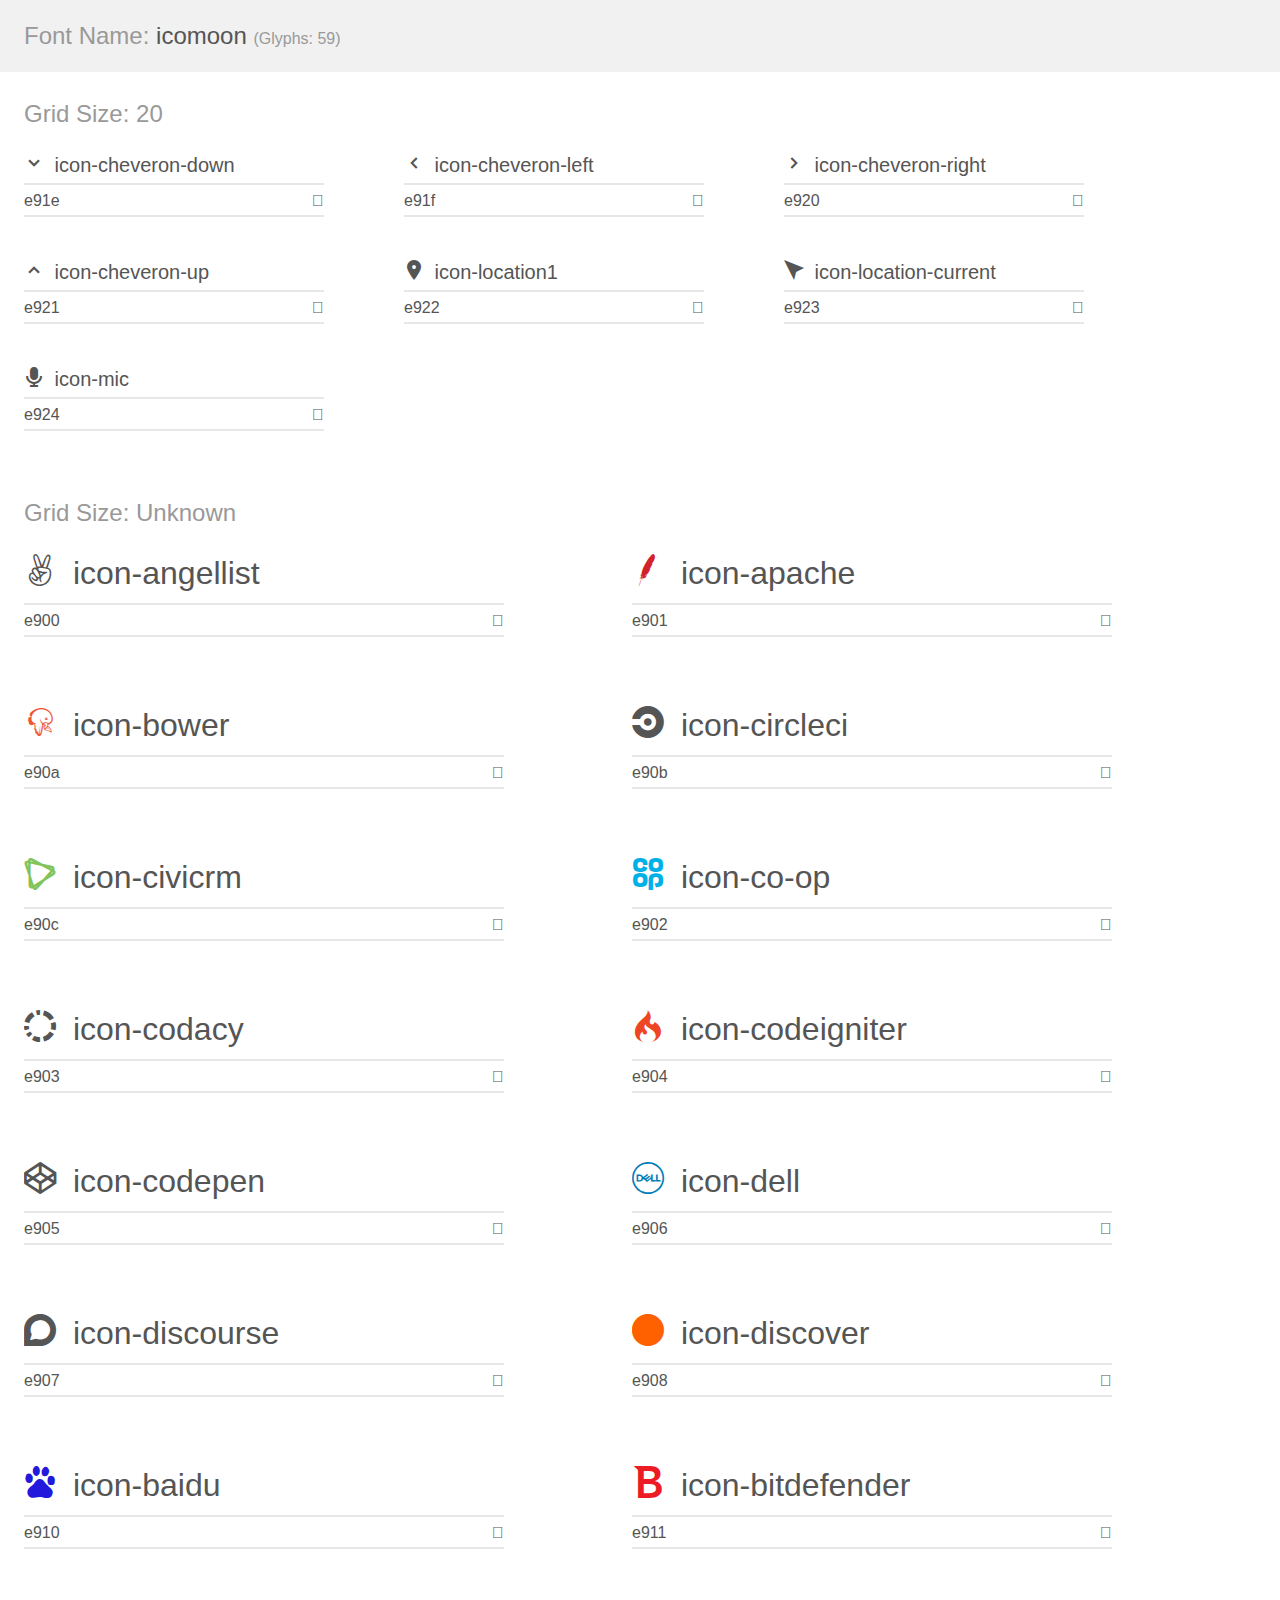
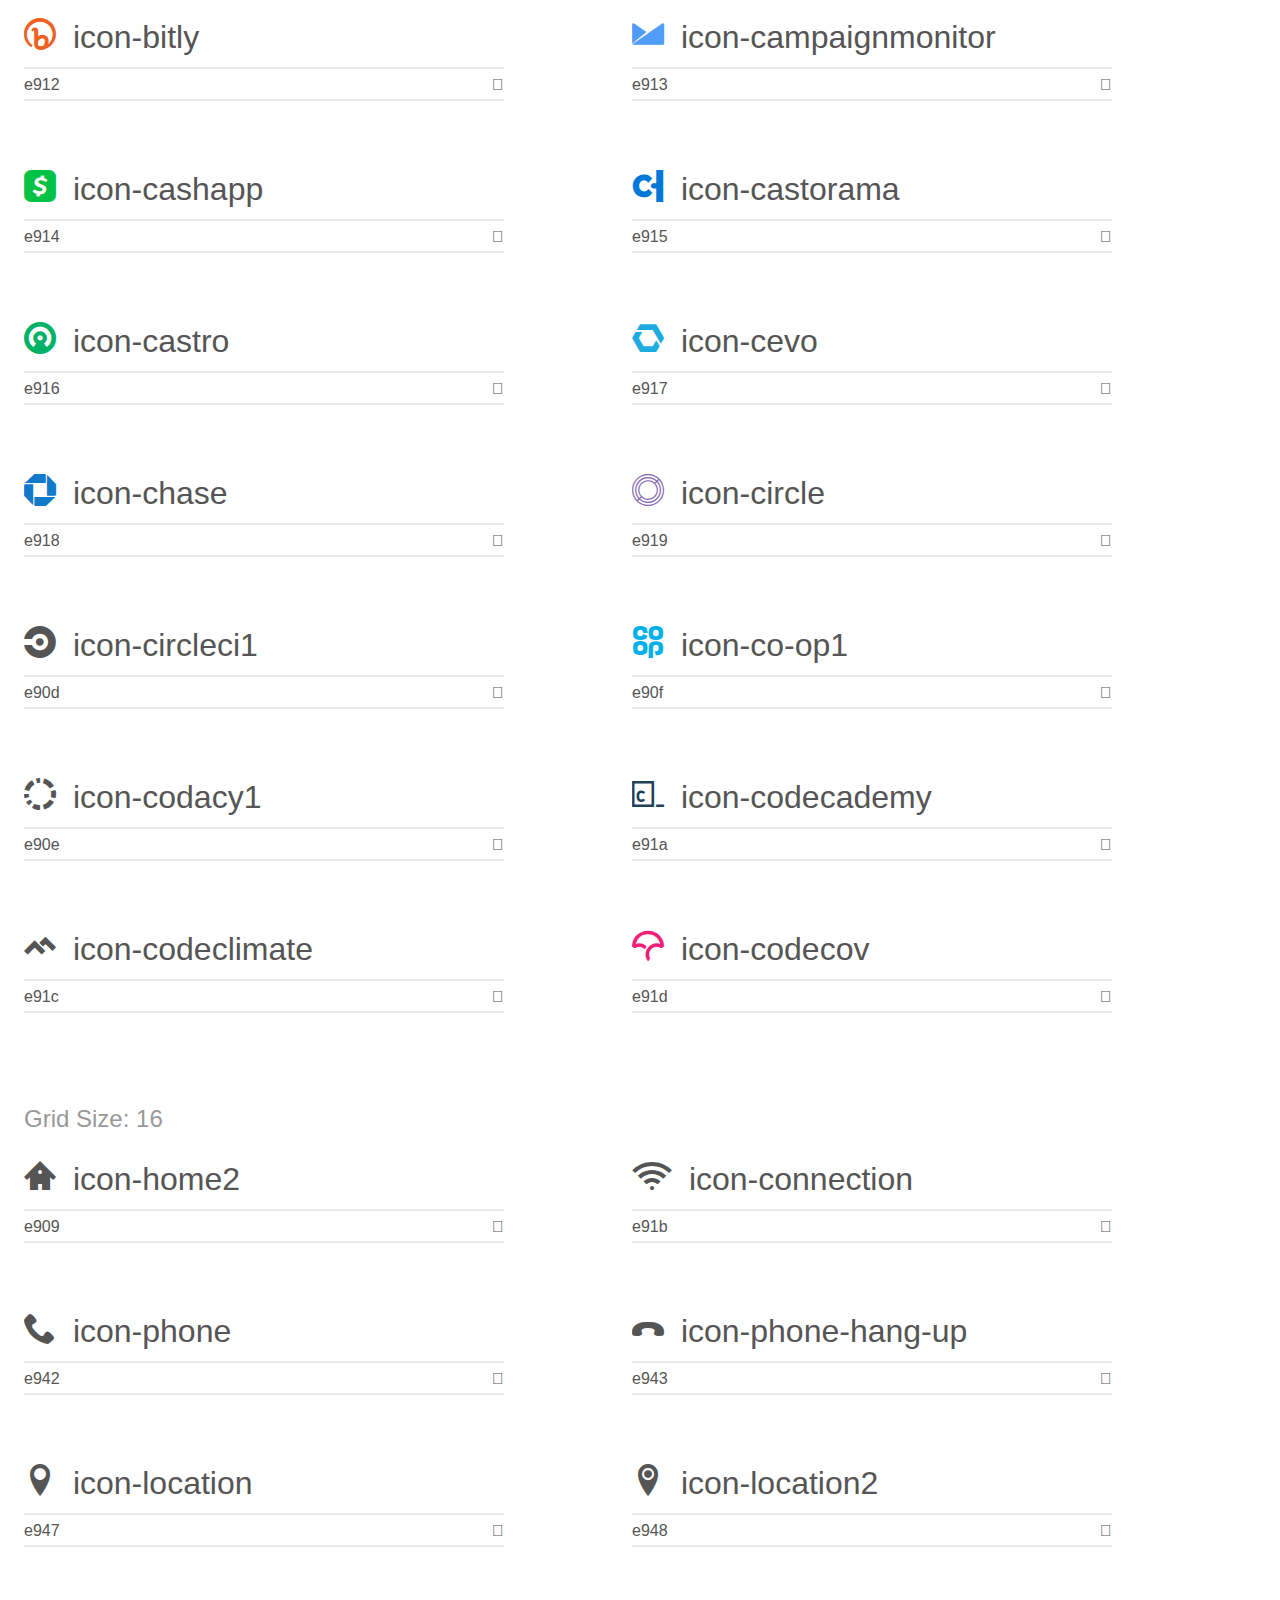
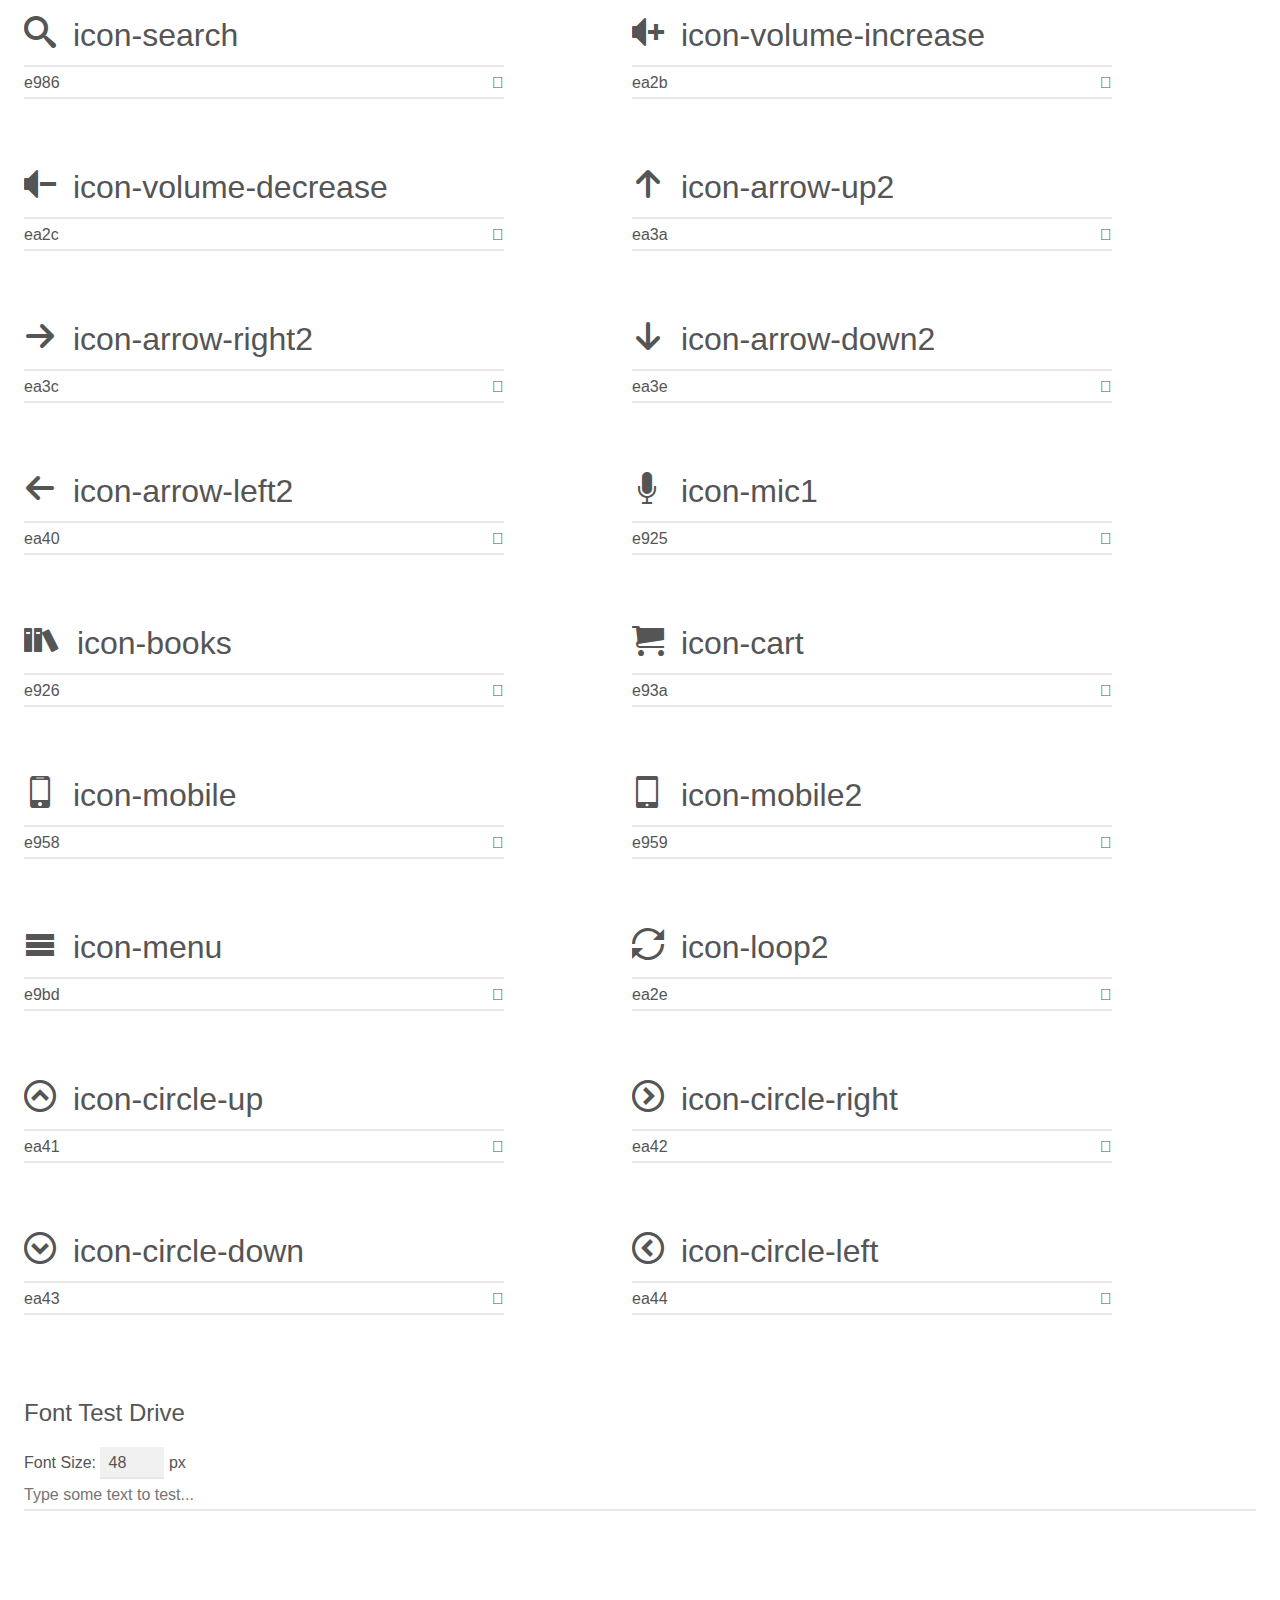
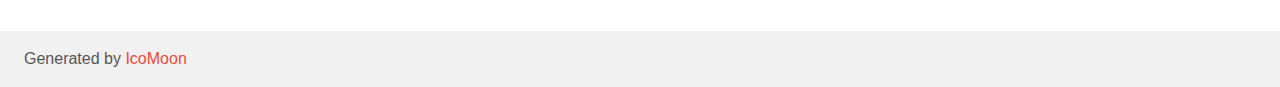
<file: 11-前端基础-PC端品优购项目/素材/icomoon/demo.html>
<!doctype html>
<html>
<head>
    <meta charset="utf-8">
    <title>IcoMoon Demo</title>
    <meta name="description" content="An Icon Font Generated By IcoMoon.io">
    <meta name="viewport" content="width=device-width, initial-scale=1">
    <link rel="stylesheet" href="demo-files/demo.css">
    <link rel="stylesheet" href="style.css"></head>
<body>
    <div class="bgc1 clearfix">
        <h1 class="mhmm mvm"><span class="fgc1">Font Name:</span> icomoon <small class="fgc1">(Glyphs:&nbsp;59)</small></h1>
    </div>
    <div class="clearfix mhl ptl">
        <h1 class="mvm mtn fgc1">Grid Size: 20</h1>
        <div class="glyph fs1">
            <div class="clearfix bshadow0 pbs">
                <span class="icon-cheveron-down"></span>
                <span class="mls"> icon-cheveron-down</span>
            </div>
            <fieldset class="fs0 size1of1 clearfix hidden-false">
                <input type="text" readonly value="e91e" class="unit size1of2" />
                <input type="text" maxlength="1" readonly value="&#xe91e;" class="unitRight size1of2 talign-right" />
            </fieldset>
            <div class="fs0 bshadow0 clearfix hidden-true">
                <span class="unit pvs fgc1">liga: </span>
                <input type="text" readonly value="" class="liga unitRight" />
            </div>
        </div>
        <div class="glyph fs1">
            <div class="clearfix bshadow0 pbs">
                <span class="icon-cheveron-left"></span>
                <span class="mls"> icon-cheveron-left</span>
            </div>
            <fieldset class="fs0 size1of1 clearfix hidden-false">
                <input type="text" readonly value="e91f" class="unit size1of2" />
                <input type="text" maxlength="1" readonly value="&#xe91f;" class="unitRight size1of2 talign-right" />
            </fieldset>
            <div class="fs0 bshadow0 clearfix hidden-true">
                <span class="unit pvs fgc1">liga: </span>
                <input type="text" readonly value="" class="liga unitRight" />
            </div>
        </div>
        <div class="glyph fs1">
            <div class="clearfix bshadow0 pbs">
                <span class="icon-cheveron-right"></span>
                <span class="mls"> icon-cheveron-right</span>
            </div>
            <fieldset class="fs0 size1of1 clearfix hidden-false">
                <input type="text" readonly value="e920" class="unit size1of2" />
                <input type="text" maxlength="1" readonly value="&#xe920;" class="unitRight size1of2 talign-right" />
            </fieldset>
            <div class="fs0 bshadow0 clearfix hidden-true">
                <span class="unit pvs fgc1">liga: </span>
                <input type="text" readonly value="" class="liga unitRight" />
            </div>
        </div>
        <div class="glyph fs1">
            <div class="clearfix bshadow0 pbs">
                <span class="icon-cheveron-up"></span>
                <span class="mls"> icon-cheveron-up</span>
            </div>
            <fieldset class="fs0 size1of1 clearfix hidden-false">
                <input type="text" readonly value="e921" class="unit size1of2" />
                <input type="text" maxlength="1" readonly value="&#xe921;" class="unitRight size1of2 talign-right" />
            </fieldset>
            <div class="fs0 bshadow0 clearfix hidden-true">
                <span class="unit pvs fgc1">liga: </span>
                <input type="text" readonly value="" class="liga unitRight" />
            </div>
        </div>
        <div class="glyph fs1">
            <div class="clearfix bshadow0 pbs">
                <span class="icon-location1"></span>
                <span class="mls"> icon-location1</span>
            </div>
            <fieldset class="fs0 size1of1 clearfix hidden-false">
                <input type="text" readonly value="e922" class="unit size1of2" />
                <input type="text" maxlength="1" readonly value="&#xe922;" class="unitRight size1of2 talign-right" />
            </fieldset>
            <div class="fs0 bshadow0 clearfix hidden-true">
                <span class="unit pvs fgc1">liga: </span>
                <input type="text" readonly value="" class="liga unitRight" />
            </div>
        </div>
        <div class="glyph fs1">
            <div class="clearfix bshadow0 pbs">
                <span class="icon-location-current"></span>
                <span class="mls"> icon-location-current</span>
            </div>
            <fieldset class="fs0 size1of1 clearfix hidden-false">
                <input type="text" readonly value="e923" class="unit size1of2" />
                <input type="text" maxlength="1" readonly value="&#xe923;" class="unitRight size1of2 talign-right" />
            </fieldset>
            <div class="fs0 bshadow0 clearfix hidden-true">
                <span class="unit pvs fgc1">liga: </span>
                <input type="text" readonly value="" class="liga unitRight" />
            </div>
        </div>
        <div class="glyph fs1">
            <div class="clearfix bshadow0 pbs">
                <span class="icon-mic"></span>
                <span class="mls"> icon-mic</span>
            </div>
            <fieldset class="fs0 size1of1 clearfix hidden-false">
                <input type="text" readonly value="e924" class="unit size1of2" />
                <input type="text" maxlength="1" readonly value="&#xe924;" class="unitRight size1of2 talign-right" />
            </fieldset>
            <div class="fs0 bshadow0 clearfix hidden-true">
                <span class="unit pvs fgc1">liga: </span>
                <input type="text" readonly value="" class="liga unitRight" />
            </div>
        </div>
    </div>
    <div class="clearfix mhl ptl">
        <h1 class="mvm mtn fgc1">Grid Size: Unknown</h1>
        <div class="glyph fs2">
            <div class="clearfix bshadow0 pbs">
                <span class="icon-angellist"></span>
                <span class="mls"> icon-angellist</span>
            </div>
            <fieldset class="fs0 size1of1 clearfix hidden-false">
                <input type="text" readonly value="e900" class="unit size1of2" />
                <input type="text" maxlength="1" readonly value="&#xe900;" class="unitRight size1of2 talign-right" />
            </fieldset>
            <div class="fs0 bshadow0 clearfix hidden-true">
                <span class="unit pvs fgc1">liga: </span>
                <input type="text" readonly value="" class="liga unitRight" />
            </div>
        </div>
        <div class="glyph fs2">
            <div class="clearfix bshadow0 pbs">
                <span class="icon-apache"></span>
                <span class="mls"> icon-apache</span>
            </div>
            <fieldset class="fs0 size1of1 clearfix hidden-false">
                <input type="text" readonly value="e901" class="unit size1of2" />
                <input type="text" maxlength="1" readonly value="&#xe901;" class="unitRight size1of2 talign-right" />
            </fieldset>
            <div class="fs0 bshadow0 clearfix hidden-true">
                <span class="unit pvs fgc1">liga: </span>
                <input type="text" readonly value="" class="liga unitRight" />
            </div>
        </div>
        <div class="glyph fs2">
            <div class="clearfix bshadow0 pbs">
                <span class="icon-bower"></span>
                <span class="mls"> icon-bower</span>
            </div>
            <fieldset class="fs0 size1of1 clearfix hidden-false">
                <input type="text" readonly value="e90a" class="unit size1of2" />
                <input type="text" maxlength="1" readonly value="&#xe90a;" class="unitRight size1of2 talign-right" />
            </fieldset>
            <div class="fs0 bshadow0 clearfix hidden-true">
                <span class="unit pvs fgc1">liga: </span>
                <input type="text" readonly value="" class="liga unitRight" />
            </div>
        </div>
        <div class="glyph fs2">
            <div class="clearfix bshadow0 pbs">
                <span class="icon-circleci"></span>
                <span class="mls"> icon-circleci</span>
            </div>
            <fieldset class="fs0 size1of1 clearfix hidden-false">
                <input type="text" readonly value="e90b" class="unit size1of2" />
                <input type="text" maxlength="1" readonly value="&#xe90b;" class="unitRight size1of2 talign-right" />
            </fieldset>
            <div class="fs0 bshadow0 clearfix hidden-true">
                <span class="unit pvs fgc1">liga: </span>
                <input type="text" readonly value="" class="liga unitRight" />
            </div>
        </div>
        <div class="glyph fs2">
            <div class="clearfix bshadow0 pbs">
                <span class="icon-civicrm"></span>
                <span class="mls"> icon-civicrm</span>
            </div>
            <fieldset class="fs0 size1of1 clearfix hidden-false">
                <input type="text" readonly value="e90c" class="unit size1of2" />
                <input type="text" maxlength="1" readonly value="&#xe90c;" class="unitRight size1of2 talign-right" />
            </fieldset>
            <div class="fs0 bshadow0 clearfix hidden-true">
                <span class="unit pvs fgc1">liga: </span>
                <input type="text" readonly value="" class="liga unitRight" />
            </div>
        </div>
        <div class="glyph fs2">
            <div class="clearfix bshadow0 pbs">
                <span class="icon-co-op"></span>
                <span class="mls"> icon-co-op</span>
            </div>
            <fieldset class="fs0 size1of1 clearfix hidden-false">
                <input type="text" readonly value="e902" class="unit size1of2" />
                <input type="text" maxlength="1" readonly value="&#xe902;" class="unitRight size1of2 talign-right" />
            </fieldset>
            <div class="fs0 bshadow0 clearfix hidden-true">
                <span class="unit pvs fgc1">liga: </span>
                <input type="text" readonly value="" class="liga unitRight" />
            </div>
        </div>
        <div class="glyph fs2">
            <div class="clearfix bshadow0 pbs">
                <span class="icon-codacy"></span>
                <span class="mls"> icon-codacy</span>
            </div>
            <fieldset class="fs0 size1of1 clearfix hidden-false">
                <input type="text" readonly value="e903" class="unit size1of2" />
                <input type="text" maxlength="1" readonly value="&#xe903;" class="unitRight size1of2 talign-right" />
            </fieldset>
            <div class="fs0 bshadow0 clearfix hidden-true">
                <span class="unit pvs fgc1">liga: </span>
                <input type="text" readonly value="" class="liga unitRight" />
            </div>
        </div>
        <div class="glyph fs2">
            <div class="clearfix bshadow0 pbs">
                <span class="icon-codeigniter"></span>
                <span class="mls"> icon-codeigniter</span>
            </div>
            <fieldset class="fs0 size1of1 clearfix hidden-false">
                <input type="text" readonly value="e904" class="unit size1of2" />
                <input type="text" maxlength="1" readonly value="&#xe904;" class="unitRight size1of2 talign-right" />
            </fieldset>
            <div class="fs0 bshadow0 clearfix hidden-true">
                <span class="unit pvs fgc1">liga: </span>
                <input type="text" readonly value="" class="liga unitRight" />
            </div>
        </div>
        <div class="glyph fs2">
            <div class="clearfix bshadow0 pbs">
                <span class="icon-codepen"></span>
                <span class="mls"> icon-codepen</span>
            </div>
            <fieldset class="fs0 size1of1 clearfix hidden-false">
                <input type="text" readonly value="e905" class="unit size1of2" />
                <input type="text" maxlength="1" readonly value="&#xe905;" class="unitRight size1of2 talign-right" />
            </fieldset>
            <div class="fs0 bshadow0 clearfix hidden-true">
                <span class="unit pvs fgc1">liga: </span>
                <input type="text" readonly value="" class="liga unitRight" />
            </div>
        </div>
        <div class="glyph fs2">
            <div class="clearfix bshadow0 pbs">
                <span class="icon-dell"></span>
                <span class="mls"> icon-dell</span>
            </div>
            <fieldset class="fs0 size1of1 clearfix hidden-false">
                <input type="text" readonly value="e906" class="unit size1of2" />
                <input type="text" maxlength="1" readonly value="&#xe906;" class="unitRight size1of2 talign-right" />
            </fieldset>
            <div class="fs0 bshadow0 clearfix hidden-true">
                <span class="unit pvs fgc1">liga: </span>
                <input type="text" readonly value="" class="liga unitRight" />
            </div>
        </div>
        <div class="glyph fs2">
            <div class="clearfix bshadow0 pbs">
                <span class="icon-discourse"></span>
                <span class="mls"> icon-discourse</span>
            </div>
            <fieldset class="fs0 size1of1 clearfix hidden-false">
                <input type="text" readonly value="e907" class="unit size1of2" />
                <input type="text" maxlength="1" readonly value="&#xe907;" class="unitRight size1of2 talign-right" />
            </fieldset>
            <div class="fs0 bshadow0 clearfix hidden-true">
                <span class="unit pvs fgc1">liga: </span>
                <input type="text" readonly value="" class="liga unitRight" />
            </div>
        </div>
        <div class="glyph fs2">
            <div class="clearfix bshadow0 pbs">
                <span class="icon-discover"></span>
                <span class="mls"> icon-discover</span>
            </div>
            <fieldset class="fs0 size1of1 clearfix hidden-false">
                <input type="text" readonly value="e908" class="unit size1of2" />
                <input type="text" maxlength="1" readonly value="&#xe908;" class="unitRight size1of2 talign-right" />
            </fieldset>
            <div class="fs0 bshadow0 clearfix hidden-true">
                <span class="unit pvs fgc1">liga: </span>
                <input type="text" readonly value="" class="liga unitRight" />
            </div>
        </div>
        <div class="glyph fs2">
            <div class="clearfix bshadow0 pbs">
                <span class="icon-baidu"></span>
                <span class="mls"> icon-baidu</span>
            </div>
            <fieldset class="fs0 size1of1 clearfix hidden-false">
                <input type="text" readonly value="e910" class="unit size1of2" />
                <input type="text" maxlength="1" readonly value="&#xe910;" class="unitRight size1of2 talign-right" />
            </fieldset>
            <div class="fs0 bshadow0 clearfix hidden-true">
                <span class="unit pvs fgc1">liga: </span>
                <input type="text" readonly value="" class="liga unitRight" />
            </div>
        </div>
        <div class="glyph fs2">
            <div class="clearfix bshadow0 pbs">
                <span class="icon-bitdefender"></span>
                <span class="mls"> icon-bitdefender</span>
            </div>
            <fieldset class="fs0 size1of1 clearfix hidden-false">
                <input type="text" readonly value="e911" class="unit size1of2" />
                <input type="text" maxlength="1" readonly value="&#xe911;" class="unitRight size1of2 talign-right" />
            </fieldset>
            <div class="fs0 bshadow0 clearfix hidden-true">
                <span class="unit pvs fgc1">liga: </span>
                <input type="text" readonly value="" class="liga unitRight" />
            </div>
        </div>
        <div class="glyph fs2">
            <div class="clearfix bshadow0 pbs">
                <span class="icon-bitly"></span>
                <span class="mls"> icon-bitly</span>
            </div>
            <fieldset class="fs0 size1of1 clearfix hidden-false">
                <input type="text" readonly value="e912" class="unit size1of2" />
                <input type="text" maxlength="1" readonly value="&#xe912;" class="unitRight size1of2 talign-right" />
            </fieldset>
            <div class="fs0 bshadow0 clearfix hidden-true">
                <span class="unit pvs fgc1">liga: </span>
                <input type="text" readonly value="" class="liga unitRight" />
            </div>
        </div>
        <div class="glyph fs2">
            <div class="clearfix bshadow0 pbs">
                <span class="icon-campaignmonitor"></span>
                <span class="mls"> icon-campaignmonitor</span>
            </div>
            <fieldset class="fs0 size1of1 clearfix hidden-false">
                <input type="text" readonly value="e913" class="unit size1of2" />
                <input type="text" maxlength="1" readonly value="&#xe913;" class="unitRight size1of2 talign-right" />
            </fieldset>
            <div class="fs0 bshadow0 clearfix hidden-true">
                <span class="unit pvs fgc1">liga: </span>
                <input type="text" readonly value="" class="liga unitRight" />
            </div>
        </div>
        <div class="glyph fs2">
            <div class="clearfix bshadow0 pbs">
                <span class="icon-cashapp"></span>
                <span class="mls"> icon-cashapp</span>
            </div>
            <fieldset class="fs0 size1of1 clearfix hidden-false">
                <input type="text" readonly value="e914" class="unit size1of2" />
                <input type="text" maxlength="1" readonly value="&#xe914;" class="unitRight size1of2 talign-right" />
            </fieldset>
            <div class="fs0 bshadow0 clearfix hidden-true">
                <span class="unit pvs fgc1">liga: </span>
                <input type="text" readonly value="" class="liga unitRight" />
            </div>
        </div>
        <div class="glyph fs2">
            <div class="clearfix bshadow0 pbs">
                <span class="icon-castorama"></span>
                <span class="mls"> icon-castorama</span>
            </div>
            <fieldset class="fs0 size1of1 clearfix hidden-false">
                <input type="text" readonly value="e915" class="unit size1of2" />
                <input type="text" maxlength="1" readonly value="&#xe915;" class="unitRight size1of2 talign-right" />
            </fieldset>
            <div class="fs0 bshadow0 clearfix hidden-true">
                <span class="unit pvs fgc1">liga: </span>
                <input type="text" readonly value="" class="liga unitRight" />
            </div>
        </div>
        <div class="glyph fs2">
            <div class="clearfix bshadow0 pbs">
                <span class="icon-castro"></span>
                <span class="mls"> icon-castro</span>
            </div>
            <fieldset class="fs0 size1of1 clearfix hidden-false">
                <input type="text" readonly value="e916" class="unit size1of2" />
                <input type="text" maxlength="1" readonly value="&#xe916;" class="unitRight size1of2 talign-right" />
            </fieldset>
            <div class="fs0 bshadow0 clearfix hidden-true">
                <span class="unit pvs fgc1">liga: </span>
                <input type="text" readonly value="" class="liga unitRight" />
            </div>
        </div>
        <div class="glyph fs2">
            <div class="clearfix bshadow0 pbs">
                <span class="icon-cevo"></span>
                <span class="mls"> icon-cevo</span>
            </div>
            <fieldset class="fs0 size1of1 clearfix hidden-false">
                <input type="text" readonly value="e917" class="unit size1of2" />
                <input type="text" maxlength="1" readonly value="&#xe917;" class="unitRight size1of2 talign-right" />
            </fieldset>
            <div class="fs0 bshadow0 clearfix hidden-true">
                <span class="unit pvs fgc1">liga: </span>
                <input type="text" readonly value="" class="liga unitRight" />
            </div>
        </div>
        <div class="glyph fs2">
            <div class="clearfix bshadow0 pbs">
                <span class="icon-chase"></span>
                <span class="mls"> icon-chase</span>
            </div>
            <fieldset class="fs0 size1of1 clearfix hidden-false">
                <input type="text" readonly value="e918" class="unit size1of2" />
                <input type="text" maxlength="1" readonly value="&#xe918;" class="unitRight size1of2 talign-right" />
            </fieldset>
            <div class="fs0 bshadow0 clearfix hidden-true">
                <span class="unit pvs fgc1">liga: </span>
                <input type="text" readonly value="" class="liga unitRight" />
            </div>
        </div>
        <div class="glyph fs2">
            <div class="clearfix bshadow0 pbs">
                <span class="icon-circle"></span>
                <span class="mls"> icon-circle</span>
            </div>
            <fieldset class="fs0 size1of1 clearfix hidden-false">
                <input type="text" readonly value="e919" class="unit size1of2" />
                <input type="text" maxlength="1" readonly value="&#xe919;" class="unitRight size1of2 talign-right" />
            </fieldset>
            <div class="fs0 bshadow0 clearfix hidden-true">
                <span class="unit pvs fgc1">liga: </span>
                <input type="text" readonly value="" class="liga unitRight" />
            </div>
        </div>
        <div class="glyph fs2">
            <div class="clearfix bshadow0 pbs">
                <span class="icon-circleci1"></span>
                <span class="mls"> icon-circleci1</span>
            </div>
            <fieldset class="fs0 size1of1 clearfix hidden-false">
                <input type="text" readonly value="e90d" class="unit size1of2" />
                <input type="text" maxlength="1" readonly value="&#xe90d;" class="unitRight size1of2 talign-right" />
            </fieldset>
            <div class="fs0 bshadow0 clearfix hidden-true">
                <span class="unit pvs fgc1">liga: </span>
                <input type="text" readonly value="" class="liga unitRight" />
            </div>
        </div>
        <div class="glyph fs2">
            <div class="clearfix bshadow0 pbs">
                <span class="icon-co-op1"></span>
                <span class="mls"> icon-co-op1</span>
            </div>
            <fieldset class="fs0 size1of1 clearfix hidden-false">
                <input type="text" readonly value="e90f" class="unit size1of2" />
                <input type="text" maxlength="1" readonly value="&#xe90f;" class="unitRight size1of2 talign-right" />
            </fieldset>
            <div class="fs0 bshadow0 clearfix hidden-true">
                <span class="unit pvs fgc1">liga: </span>
                <input type="text" readonly value="" class="liga unitRight" />
            </div>
        </div>
        <div class="glyph fs2">
            <div class="clearfix bshadow0 pbs">
                <span class="icon-codacy1"></span>
                <span class="mls"> icon-codacy1</span>
            </div>
            <fieldset class="fs0 size1of1 clearfix hidden-false">
                <input type="text" readonly value="e90e" class="unit size1of2" />
                <input type="text" maxlength="1" readonly value="&#xe90e;" class="unitRight size1of2 talign-right" />
            </fieldset>
            <div class="fs0 bshadow0 clearfix hidden-true">
                <span class="unit pvs fgc1">liga: </span>
                <input type="text" readonly value="" class="liga unitRight" />
            </div>
        </div>
        <div class="glyph fs2">
            <div class="clearfix bshadow0 pbs">
                <span class="icon-codecademy"></span>
                <span class="mls"> icon-codecademy</span>
            </div>
            <fieldset class="fs0 size1of1 clearfix hidden-false">
                <input type="text" readonly value="e91a" class="unit size1of2" />
                <input type="text" maxlength="1" readonly value="&#xe91a;" class="unitRight size1of2 talign-right" />
            </fieldset>
            <div class="fs0 bshadow0 clearfix hidden-true">
                <span class="unit pvs fgc1">liga: </span>
                <input type="text" readonly value="" class="liga unitRight" />
            </div>
        </div>
        <div class="glyph fs2">
            <div class="clearfix bshadow0 pbs">
                <span class="icon-codeclimate"></span>
                <span class="mls"> icon-codeclimate</span>
            </div>
            <fieldset class="fs0 size1of1 clearfix hidden-false">
                <input type="text" readonly value="e91c" class="unit size1of2" />
                <input type="text" maxlength="1" readonly value="&#xe91c;" class="unitRight size1of2 talign-right" />
            </fieldset>
            <div class="fs0 bshadow0 clearfix hidden-true">
                <span class="unit pvs fgc1">liga: </span>
                <input type="text" readonly value="" class="liga unitRight" />
            </div>
        </div>
        <div class="glyph fs2">
            <div class="clearfix bshadow0 pbs">
                <span class="icon-codecov"></span>
                <span class="mls"> icon-codecov</span>
            </div>
            <fieldset class="fs0 size1of1 clearfix hidden-false">
                <input type="text" readonly value="e91d" class="unit size1of2" />
                <input type="text" maxlength="1" readonly value="&#xe91d;" class="unitRight size1of2 talign-right" />
            </fieldset>
            <div class="fs0 bshadow0 clearfix hidden-true">
                <span class="unit pvs fgc1">liga: </span>
                <input type="text" readonly value="" class="liga unitRight" />
            </div>
        </div>
    </div>
    <div class="clearfix mhl ptl">
        <h1 class="mvm mtn fgc1">Grid Size: 16</h1>
        <div class="glyph fs3">
            <div class="clearfix bshadow0 pbs">
                <span class="icon-home2"></span>
                <span class="mls"> icon-home2</span>
            </div>
            <fieldset class="fs0 size1of1 clearfix hidden-false">
                <input type="text" readonly value="e909" class="unit size1of2" />
                <input type="text" maxlength="1" readonly value="&#xe909;" class="unitRight size1of2 talign-right" />
            </fieldset>
            <div class="fs0 bshadow0 clearfix hidden-true">
                <span class="unit pvs fgc1">liga: </span>
                <input type="text" readonly value="home2, house2" class="liga unitRight" />
            </div>
        </div>
        <div class="glyph fs3">
            <div class="clearfix bshadow0 pbs">
                <span class="icon-connection"></span>
                <span class="mls"> icon-connection</span>
            </div>
            <fieldset class="fs0 size1of1 clearfix hidden-false">
                <input type="text" readonly value="e91b" class="unit size1of2" />
                <input type="text" maxlength="1" readonly value="&#xe91b;" class="unitRight size1of2 talign-right" />
            </fieldset>
            <div class="fs0 bshadow0 clearfix hidden-true">
                <span class="unit pvs fgc1">liga: </span>
                <input type="text" readonly value="connection, wifi" class="liga unitRight" />
            </div>
        </div>
        <div class="glyph fs3">
            <div class="clearfix bshadow0 pbs">
                <span class="icon-phone"></span>
                <span class="mls"> icon-phone</span>
            </div>
            <fieldset class="fs0 size1of1 clearfix hidden-false">
                <input type="text" readonly value="e942" class="unit size1of2" />
                <input type="text" maxlength="1" readonly value="&#xe942;" class="unitRight size1of2 talign-right" />
            </fieldset>
            <div class="fs0 bshadow0 clearfix hidden-true">
                <span class="unit pvs fgc1">liga: </span>
                <input type="text" readonly value="phone, telephone" class="liga unitRight" />
            </div>
        </div>
        <div class="glyph fs3">
            <div class="clearfix bshadow0 pbs">
                <span class="icon-phone-hang-up"></span>
                <span class="mls"> icon-phone-hang-up</span>
            </div>
            <fieldset class="fs0 size1of1 clearfix hidden-false">
                <input type="text" readonly value="e943" class="unit size1of2" />
                <input type="text" maxlength="1" readonly value="&#xe943;" class="unitRight size1of2 talign-right" />
            </fieldset>
            <div class="fs0 bshadow0 clearfix hidden-true">
                <span class="unit pvs fgc1">liga: </span>
                <input type="text" readonly value="phone-hang-up, telephone2" class="liga unitRight" />
            </div>
        </div>
        <div class="glyph fs3">
            <div class="clearfix bshadow0 pbs">
                <span class="icon-location"></span>
                <span class="mls"> icon-location</span>
            </div>
            <fieldset class="fs0 size1of1 clearfix hidden-false">
                <input type="text" readonly value="e947" class="unit size1of2" />
                <input type="text" maxlength="1" readonly value="&#xe947;" class="unitRight size1of2 talign-right" />
            </fieldset>
            <div class="fs0 bshadow0 clearfix hidden-true">
                <span class="unit pvs fgc1">liga: </span>
                <input type="text" readonly value="location, map-marker" class="liga unitRight" />
            </div>
        </div>
        <div class="glyph fs3">
            <div class="clearfix bshadow0 pbs">
                <span class="icon-location2"></span>
                <span class="mls"> icon-location2</span>
            </div>
            <fieldset class="fs0 size1of1 clearfix hidden-false">
                <input type="text" readonly value="e948" class="unit size1of2" />
                <input type="text" maxlength="1" readonly value="&#xe948;" class="unitRight size1of2 talign-right" />
            </fieldset>
            <div class="fs0 bshadow0 clearfix hidden-true">
                <span class="unit pvs fgc1">liga: </span>
                <input type="text" readonly value="location2, map-marker2" class="liga unitRight" />
            </div>
        </div>
        <div class="glyph fs3">
            <div class="clearfix bshadow0 pbs">
                <span class="icon-search"></span>
                <span class="mls"> icon-search</span>
            </div>
            <fieldset class="fs0 size1of1 clearfix hidden-false">
                <input type="text" readonly value="e986" class="unit size1of2" />
                <input type="text" maxlength="1" readonly value="&#xe986;" class="unitRight size1of2 talign-right" />
            </fieldset>
            <div class="fs0 bshadow0 clearfix hidden-true">
                <span class="unit pvs fgc1">liga: </span>
                <input type="text" readonly value="search, magnifier" class="liga unitRight" />
            </div>
        </div>
        <div class="glyph fs3">
            <div class="clearfix bshadow0 pbs">
                <span class="icon-volume-increase"></span>
                <span class="mls"> icon-volume-increase</span>
            </div>
            <fieldset class="fs0 size1of1 clearfix hidden-false">
                <input type="text" readonly value="ea2b" class="unit size1of2" />
                <input type="text" maxlength="1" readonly value="&#xea2b;" class="unitRight size1of2 talign-right" />
            </fieldset>
            <div class="fs0 bshadow0 clearfix hidden-true">
                <span class="unit pvs fgc1">liga: </span>
                <input type="text" readonly value="volume-increase, volume6" class="liga unitRight" />
            </div>
        </div>
        <div class="glyph fs3">
            <div class="clearfix bshadow0 pbs">
                <span class="icon-volume-decrease"></span>
                <span class="mls"> icon-volume-decrease</span>
            </div>
            <fieldset class="fs0 size1of1 clearfix hidden-false">
                <input type="text" readonly value="ea2c" class="unit size1of2" />
                <input type="text" maxlength="1" readonly value="&#xea2c;" class="unitRight size1of2 talign-right" />
            </fieldset>
            <div class="fs0 bshadow0 clearfix hidden-true">
                <span class="unit pvs fgc1">liga: </span>
                <input type="text" readonly value="volume-decrease, volume7" class="liga unitRight" />
            </div>
        </div>
        <div class="glyph fs3">
            <div class="clearfix bshadow0 pbs">
                <span class="icon-arrow-up2"></span>
                <span class="mls"> icon-arrow-up2</span>
            </div>
            <fieldset class="fs0 size1of1 clearfix hidden-false">
                <input type="text" readonly value="ea3a" class="unit size1of2" />
                <input type="text" maxlength="1" readonly value="&#xea3a;" class="unitRight size1of2 talign-right" />
            </fieldset>
            <div class="fs0 bshadow0 clearfix hidden-true">
                <span class="unit pvs fgc1">liga: </span>
                <input type="text" readonly value="arrow-up2, up2" class="liga unitRight" />
            </div>
        </div>
        <div class="glyph fs3">
            <div class="clearfix bshadow0 pbs">
                <span class="icon-arrow-right2"></span>
                <span class="mls"> icon-arrow-right2</span>
            </div>
            <fieldset class="fs0 size1of1 clearfix hidden-false">
                <input type="text" readonly value="ea3c" class="unit size1of2" />
                <input type="text" maxlength="1" readonly value="&#xea3c;" class="unitRight size1of2 talign-right" />
            </fieldset>
            <div class="fs0 bshadow0 clearfix hidden-true">
                <span class="unit pvs fgc1">liga: </span>
                <input type="text" readonly value="arrow-right2, right4" class="liga unitRight" />
            </div>
        </div>
        <div class="glyph fs3">
            <div class="clearfix bshadow0 pbs">
                <span class="icon-arrow-down2"></span>
                <span class="mls"> icon-arrow-down2</span>
            </div>
            <fieldset class="fs0 size1of1 clearfix hidden-false">
                <input type="text" readonly value="ea3e" class="unit size1of2" />
                <input type="text" maxlength="1" readonly value="&#xea3e;" class="unitRight size1of2 talign-right" />
            </fieldset>
            <div class="fs0 bshadow0 clearfix hidden-true">
                <span class="unit pvs fgc1">liga: </span>
                <input type="text" readonly value="arrow-down2, down2" class="liga unitRight" />
            </div>
        </div>
        <div class="glyph fs3">
            <div class="clearfix bshadow0 pbs">
                <span class="icon-arrow-left2"></span>
                <span class="mls"> icon-arrow-left2</span>
            </div>
            <fieldset class="fs0 size1of1 clearfix hidden-false">
                <input type="text" readonly value="ea40" class="unit size1of2" />
                <input type="text" maxlength="1" readonly value="&#xea40;" class="unitRight size1of2 talign-right" />
            </fieldset>
            <div class="fs0 bshadow0 clearfix hidden-true">
                <span class="unit pvs fgc1">liga: </span>
                <input type="text" readonly value="arrow-left2, left4" class="liga unitRight" />
            </div>
        </div>
        <div class="glyph fs3">
            <div class="clearfix bshadow0 pbs">
                <span class="icon-mic1"></span>
                <span class="mls"> icon-mic1</span>
            </div>
            <fieldset class="fs0 size1of1 clearfix hidden-false">
                <input type="text" readonly value="e925" class="unit size1of2" />
                <input type="text" maxlength="1" readonly value="&#xe925;" class="unitRight size1of2 talign-right" />
            </fieldset>
            <div class="fs0 bshadow0 clearfix hidden-true">
                <span class="unit pvs fgc1">liga: </span>
                <input type="text" readonly value="mic, microphone" class="liga unitRight" />
            </div>
        </div>
        <div class="glyph fs3">
            <div class="clearfix bshadow0 pbs">
                <span class="icon-books"></span>
                <span class="mls"> icon-books</span>
            </div>
            <fieldset class="fs0 size1of1 clearfix hidden-false">
                <input type="text" readonly value="e926" class="unit size1of2" />
                <input type="text" maxlength="1" readonly value="&#xe926;" class="unitRight size1of2 talign-right" />
            </fieldset>
            <div class="fs0 bshadow0 clearfix hidden-true">
                <span class="unit pvs fgc1">liga: </span>
                <input type="text" readonly value="books, library" class="liga unitRight" />
            </div>
        </div>
        <div class="glyph fs3">
            <div class="clearfix bshadow0 pbs">
                <span class="icon-cart"></span>
                <span class="mls"> icon-cart</span>
            </div>
            <fieldset class="fs0 size1of1 clearfix hidden-false">
                <input type="text" readonly value="e93a" class="unit size1of2" />
                <input type="text" maxlength="1" readonly value="&#xe93a;" class="unitRight size1of2 talign-right" />
            </fieldset>
            <div class="fs0 bshadow0 clearfix hidden-true">
                <span class="unit pvs fgc1">liga: </span>
                <input type="text" readonly value="cart, purchase" class="liga unitRight" />
            </div>
        </div>
        <div class="glyph fs3">
            <div class="clearfix bshadow0 pbs">
                <span class="icon-mobile"></span>
                <span class="mls"> icon-mobile</span>
            </div>
            <fieldset class="fs0 size1of1 clearfix hidden-false">
                <input type="text" readonly value="e958" class="unit size1of2" />
                <input type="text" maxlength="1" readonly value="&#xe958;" class="unitRight size1of2 talign-right" />
            </fieldset>
            <div class="fs0 bshadow0 clearfix hidden-true">
                <span class="unit pvs fgc1">liga: </span>
                <input type="text" readonly value="mobile, cell-phone" class="liga unitRight" />
            </div>
        </div>
        <div class="glyph fs3">
            <div class="clearfix bshadow0 pbs">
                <span class="icon-mobile2"></span>
                <span class="mls"> icon-mobile2</span>
            </div>
            <fieldset class="fs0 size1of1 clearfix hidden-false">
                <input type="text" readonly value="e959" class="unit size1of2" />
                <input type="text" maxlength="1" readonly value="&#xe959;" class="unitRight size1of2 talign-right" />
            </fieldset>
            <div class="fs0 bshadow0 clearfix hidden-true">
                <span class="unit pvs fgc1">liga: </span>
                <input type="text" readonly value="mobile2, cell-phone2" class="liga unitRight" />
            </div>
        </div>
        <div class="glyph fs3">
            <div class="clearfix bshadow0 pbs">
                <span class="icon-menu"></span>
                <span class="mls"> icon-menu</span>
            </div>
            <fieldset class="fs0 size1of1 clearfix hidden-false">
                <input type="text" readonly value="e9bd" class="unit size1of2" />
                <input type="text" maxlength="1" readonly value="&#xe9bd;" class="unitRight size1of2 talign-right" />
            </fieldset>
            <div class="fs0 bshadow0 clearfix hidden-true">
                <span class="unit pvs fgc1">liga: </span>
                <input type="text" readonly value="menu, list3" class="liga unitRight" />
            </div>
        </div>
        <div class="glyph fs3">
            <div class="clearfix bshadow0 pbs">
                <span class="icon-loop2"></span>
                <span class="mls"> icon-loop2</span>
            </div>
            <fieldset class="fs0 size1of1 clearfix hidden-false">
                <input type="text" readonly value="ea2e" class="unit size1of2" />
                <input type="text" maxlength="1" readonly value="&#xea2e;" class="unitRight size1of2 talign-right" />
            </fieldset>
            <div class="fs0 bshadow0 clearfix hidden-true">
                <span class="unit pvs fgc1">liga: </span>
                <input type="text" readonly value="loop2, repeat2" class="liga unitRight" />
            </div>
        </div>
        <div class="glyph fs3">
            <div class="clearfix bshadow0 pbs">
                <span class="icon-circle-up"></span>
                <span class="mls"> icon-circle-up</span>
            </div>
            <fieldset class="fs0 size1of1 clearfix hidden-false">
                <input type="text" readonly value="ea41" class="unit size1of2" />
                <input type="text" maxlength="1" readonly value="&#xea41;" class="unitRight size1of2 talign-right" />
            </fieldset>
            <div class="fs0 bshadow0 clearfix hidden-true">
                <span class="unit pvs fgc1">liga: </span>
                <input type="text" readonly value="circle-up, up3" class="liga unitRight" />
            </div>
        </div>
        <div class="glyph fs3">
            <div class="clearfix bshadow0 pbs">
                <span class="icon-circle-right"></span>
                <span class="mls"> icon-circle-right</span>
            </div>
            <fieldset class="fs0 size1of1 clearfix hidden-false">
                <input type="text" readonly value="ea42" class="unit size1of2" />
                <input type="text" maxlength="1" readonly value="&#xea42;" class="unitRight size1of2 talign-right" />
            </fieldset>
            <div class="fs0 bshadow0 clearfix hidden-true">
                <span class="unit pvs fgc1">liga: </span>
                <input type="text" readonly value="circle-right, right5" class="liga unitRight" />
            </div>
        </div>
        <div class="glyph fs3">
            <div class="clearfix bshadow0 pbs">
                <span class="icon-circle-down"></span>
                <span class="mls"> icon-circle-down</span>
            </div>
            <fieldset class="fs0 size1of1 clearfix hidden-false">
                <input type="text" readonly value="ea43" class="unit size1of2" />
                <input type="text" maxlength="1" readonly value="&#xea43;" class="unitRight size1of2 talign-right" />
            </fieldset>
            <div class="fs0 bshadow0 clearfix hidden-true">
                <span class="unit pvs fgc1">liga: </span>
                <input type="text" readonly value="circle-down, down3" class="liga unitRight" />
            </div>
        </div>
        <div class="glyph fs3">
            <div class="clearfix bshadow0 pbs">
                <span class="icon-circle-left"></span>
                <span class="mls"> icon-circle-left</span>
            </div>
            <fieldset class="fs0 size1of1 clearfix hidden-false">
                <input type="text" readonly value="ea44" class="unit size1of2" />
                <input type="text" maxlength="1" readonly value="&#xea44;" class="unitRight size1of2 talign-right" />
            </fieldset>
            <div class="fs0 bshadow0 clearfix hidden-true">
                <span class="unit pvs fgc1">liga: </span>
                <input type="text" readonly value="circle-left, left5" class="liga unitRight" />
            </div>
        </div>
    </div>

    <!--[if gt IE 8]><!-->
    <div class="mhl clearfix mbl">
        <h1>Font Test Drive</h1>
        <label>
            Font Size: <input id="fontSize" type="number" class="textbox0 mbm"
            min="8" value="48" />
            px
        </label>
        <input id="testText" type="text" class="phl size1of1 mvl"
        placeholder="Type some text to test..." value=""/>
        <div id="testDrive" class="icon-" style="font-family: icomoon">&nbsp;
        </div>
    </div>
    <!--<![endif]-->
    <div class="bgc1 clearfix">
        <p class="mhl">Generated by <a href="https://icomoon.io/app">IcoMoon</a></p>
    </div>

    <script src="demo-files/demo.js"></script>
</body>
</html>
</file>
<file: 携程移动web/css/index.css>
body {
    max-width: 540px;
    min-width: 320px;
    margin: 0 auto;
    font: normal 14px/1.5 Tahoma,"Lucida Grande",Verdana,"Microsoft Yahei",STXihei,hei;
    overflow-x: hidden;
    background-color: #F2F2F2;
    -webkit-tap-highlight-color: transparent;
}
a {
    text-decoration: none;  /* 删除a标签的下划线 */
    color: #222;
}
div {
    box-sizing: border-box;  /* 消除盒子因内外边距扩大 */
}
ul {
    margin: 0;
    padding: 0;
}
li {
    list-style: none;
}
/* 搜索模块 */
.search-index {
    display: flex;
    /* 固定定位与父亲没有关系，以屏幕为准 固定定位脱标 */
    position: fixed;
    top: 0;
    /* 居中 */
    left: 50%;
    transform: translateX(-50%);
    max-width: 540px;
    min-width: 320px;
    width: 100%;
    height: 44px;
    background-color: #f6f6f6;
    border-top: 1px solid #ccc;
    border-bottom: 1px solid #ccc;
}
.search {
    position: relative;
    height: 26px;
    border: 1px solid #ccc;
    flex: 1;
    margin:  7px 10px;
    border-radius: 5px;
    font-size: 12px;
    color: #666;
    line-height: 24px;
    padding-left: 25px;
    box-shadow: 0 2px 4px rgba(0,0,0,.2);
}
.search::before {
    content: '';
    position: absolute;
    top: 5px;
    left: 3px;
    height: 23px;
    width: 23px;
    background: url(../images/sprite.png) no-repeat -58px -280px;
    background-size: 104px auto;
} 
.user {
    width: 44px;
    height: 44px;
    font-size: 12px;
    text-align: center;
    color: #2eaae0;

}
.user::before {
    content: '';
    display: block;
    height: 23px;
    width: 23px;
    background: url(../images/sprite.png) no-repeat -59px -193px;
    background-size: 104px auto;
    margin: 4px auto -2px;
}
/* 搜索模块 end */

/* focus/焦点 start */
.focus {
    padding-top: 44px;
}
.focus img {
    width: 100%;
}
/* focus end */

/* local-nav start */
.local-nav {
    display: flex;
    height: 64px;
    background-color: #fff;
    margin: 3px 4px;
    border-radius: 8px;
}
.local-nav li {
    flex: 1;
}
.local-nav a {
    display: flex;
    /* 将主轴设置为y轴 */
    flex-direction:  column;
    /* 侧轴居中对齐 -- 因为是单行 */
    align-items: center;
    font-size: 12px;
}
.local-nav li [class^="local-nav-icon"] {
    width: 32px;
    height: 32px;
    background-color: gray;
    margin-top: 8px;
    background: url(../images/localnav_bg.png) no-repeat 0 0;
    background-size: 32px auto;
}
.local-nav li .local-nav-icon-icon2 {
    background: url(../images/localnav_bg.png) no-repeat 0 -32px;
    background-size: 32px auto;
    /* background-position: 0 -32px;   更加的简便 */
}
.local-nav li .local-nav-icon-icon3 {
    background: url(../images/localnav_bg.png) no-repeat 0 -64px;
    background-size: 32px auto;
}
.local-nav li .local-nav-icon-icon4 {
    background: url(../images/localnav_bg.png) no-repeat 0 -96px;
    background-size: 32px auto;
}
.local-nav li .local-nav-icon-icon5 {
    background: url(../images/localnav_bg.png) no-repeat 0 -128px;
    background-size: 32px auto;
}
/* local-nav end */

/* nav strat */
nav {
    margin: 0 4px 3px;
    border-radius: 8px;
    overflow: hidden;
}
nav div[class^="nav-common"] {
    display: flex;
    height: 88px;
}

nav div[class^="nav-common"]:nth-child(2) {
    margin: 3px 0;
}
.nav-items {
    /* 不冲突的 */
    flex: 1;
    display: flex;
    /* 改变主轴 */
    flex-direction: column;
    /* 居中对齐 */
}

.nav-items a {
    flex: 1;
    text-align: center;
    line-height: 44px;
    color: white;
    font-size: 14px;
    /* 文字阴影 */
    text-shadow: 1px 1px rgba(0,0,0,0.3);
}

.nav-items a:nth-child(1) {
    border-bottom: 1px solid white;
    /* background: -webkit-linear-gradient(left,#FA7352,#FA8250);
        默认渐变从上到下
    */
}
.nav-common-1:nth-child(1) {
    background: -webkit-linear-gradient(left,#FA7352,#FA8250);
}
.nav-common-2:nth-child(2) {
    background: -webkit-linear-gradient(left,#4B92ED,#4B92ED);
}
.nav-common-3:nth-child(3) {
    background: -webkit-linear-gradient(left,#37C3A4,#6BD55C);
}
.nav-items:nth-child(1) a {
    border: 0;
    background: url(../images/hotel.png) no-repeat bottom center;
    background-size: 121px;
}


/* -n+2 就是选择前面两个元素 */
.nav-items:nth-child(-n+2) {
    border-right: 1px solid #fff;
}
/* nav end */

/* 测导航栏 start */
.subnay-entry {
    display: flex;
    border-radius: 8px;
    background-color: #fff;
    margin: 0 4px;
    flex-wrap: wrap;
    padding: 5px 0;
    box-shadow: 1px 1px rgba(0,0,0,.1);
}
.subnay-entry li {
    /* 里面的子盒子可以写百分号 */
    flex: 20%;
}
.subnay-entry li a{
    margin-top: 2px;
    display: flex;
    flex-direction: column;
    align-items: center;
}
.subnay-entry li a span[class^="subny-entry-icon"] {
    width: 24px;
    height: 25px;

    background-size: 24px auto;
}
.subny-entry-icon-1 {
    background: url(../images/subnav-bg.png) no-repeat 0 0;
}
.subny-entry-icon-2 {
    background: url(../images/subnav-bg.png) no-repeat 0 -25px;
}
.subny-entry-icon-3 {
    background: url(../images/subnav-bg.png) no-repeat 0 -52px;
}
.subny-entry-icon-4 {
    background: url(../images/subnav-bg.png) no-repeat 0 -83px;
}
.subny-entry-icon-5 {
    background: url(../images/subnav-bg.png) no-repeat 0 -113px;
}
.subny-entry-icon-6 {
    background: url(../images/subnav-bg.png) no-repeat 0 -138px;
}
.subny-entry-icon-7 {
    background: url(../images/subnav-bg.png) no-repeat 0 -168px;
}
.subny-entry-icon-8 {
    background: url(../images/subnav-bg.png) no-repeat 0 -197px;
}
.subny-entry-icon-9 {
    background: url(../images/subnav-bg.png) no-repeat 0 -222px;
}
.subny-entry-icon-10 {
    background: url(../images/subnav-bg.png) no-repeat 0 -248px;
}
/* 测导航栏 end */
.sales-box {
    margin: 4px;
    background-color: white;
    border-top: 1px solid #ccc;
}
.sales-hd {
    position: relative;
    height: 44px;
    border-bottom: 1px solid #ccc;
}
.sales-hd h2 {
    position: relative;
    text-indent: -999px;
    overflow: hidden;
}
.sales-hd h2::after {
    position: absolute;
    top: 6px;
    left: 12px;
    content: '';
    width: 79px;
    height: 15px;
    background: url(../images/hot.png) no-repeat 0 -18px;
    background-size: 72.5px auto;
}
.sales-hd a{
    position: absolute;
    right: 8px;
    top: 0px;
    line-height: 27px;
    text-align: center;
    border-radius: 14px;
    width: 114px;
    height: 27px;
    color: white;
    font-size: 12px;
    background: -webkit-linear-gradient(left,#FF5272,#FF69C0);
} 

.row {
    display: flex;
}
.row a{
    flex: 1;
    border-bottom: .5px solid #eee;
}
.row a:nth-child(1) {
    border-right: .5px solid #eee;
}
.row a img {
    width: 100%;
}
/* sales-box */
</file>
<file: house/test/css/index.css>
body {
  min-width: 320px;
  max-width: 750px;
  margin: 0 auto;
  box-sizing: border-box;
  background-color: #f3f4f7;
}
a {
  text-decoration: none;
  color: #707070;
}
/* 约束当屏幕大于 750px时候 html字体大小就不变化了 */
@media screen and (min-width: 750px) {
  /* 最小大小为750px时 */
  html {
    font-size: 37.5px !important;
    /* 最高优先级 */
  }
}
.warp {
  background-color: #fff;
  padding-bottom: 1.1467rem;
}
/* header start */
.header {
  height: 2.1333rem;
  border-bottom: 1px solid #EAEAEA;
  text-align: center;
  line-height: 2.1333rem;
  color: #1C1C1C;
  font-size: 0.9333rem;
}
/* header end */
/* nav start */
.nav {
  display: flex;
  flex-wrap: wrap;
  padding: 1.2rem 0 1.6rem 0;
}
.nav .item {
  display: flex;
  width: 33.33%;
  flex-direction: column;
  align-items: center;
}
.nav .item img {
  width: 3.7067rem;
  height: 3.7067rem;
}
.nav .item span {
  font-size: 0.6667rem;
}
.nav .item:nth-child(-n+3) {
  margin-bottom: 1.6533rem;
}
/* nav end */
.go {
  margin: 0 0.2667rem 0 0.48rem;
}
.content {
  padding: 1.066667rem 0.64rem;
  background-color: #fff;
  margin-top: 0.266667rem;
  overflow: hidden;
}
.content .con-hd {
  display: flex;
  justify-content: space-between;
  height: 1.013333rem;
  line-height: 1.013333rem;
  margin-bottom: 0.906667rem;
}
.content .con-hd h4 {
  margin: 0;
  font-size: 0.746667rem;
  color: #333333;
}
.content .con-hd h4 .icon {
  display: inline-block;
  width: 1.013333rem;
  height: 1.013333rem;
  vertical-align: middle;
}
.content .con-hd .more {
  font-size: 0.586667rem;
  color: #999999;
}
.get_job_focus {
  position: relative;
}
.get_job_focus .swiper-container {
  height: 100%;
  width: 14.4rem;
}
.get_job_focus .swiper-slide {
  text-align: center;
  font-size: 18px;
  background: #fff;
  /* Center slide text vertically */
  flex-direction: column;
  /* Center slide text vertically */
  display: -webkit-box;
  display: -ms-flexbox;
  display: -webkit-flex;
  display: flex;
  -webkit-box-pack: center;
  -ms-flex-pack: center;
  -webkit-justify-content: center;
  justify-content: center;
  -webkit-box-align: center;
  -ms-flex-align: center;
  -webkit-align-items: center;
  align-items: center;
  transition: 300ms;
  transform: scale(0.8);
  opacity: 0.4;
}
.get_job_focus .swiper-slide a {
  width: 9.013333rem;
  height: 10.026667rem;
}
.get_job_focus .swiper-slide a img {
  width: 100%;
  height: 100%;
}
.get_job_focus .swiper-slide p {
  width: 9.013333rem;
  font-size: 0.666667rem;
  margin-top: 0.64rem;
  color: #333;
}
.get_job_focus .swiper-slide-active,
.get_job_focus .swiper-slide-duplicate-active {
  transform: scale(1);
  z-index: 999;
  opacity: 1;
}
.get_job_focus .swiper-button-next,
.get_job_focus .swiper-button-prev {
  outline: none;
}
.get_job_focus .swiper-button-next:after,
.get_job_focus .swiper-button-prev:after {
  font-size: 1.066667rem;
  color: #333;
}
.study_con {
  padding-bottom: 3.733333rem;
}
.study .study_fo {
  padding: 0.266667rem;
}
.study .swiper-slide {
  font-size: 0.48rem;
  background: #fff;
  width: 7.733333rem;
  height: 9.066667rem;
  background-color: #fff;
  border-radius: 0.266667rem;
  box-shadow: 0 0px 0.2667rem rgba(0, 0, 0, 0.1);
}
.study .swiper-slide h5 {
  font-size: 0.693333rem;
  margin: 0.533333rem 0;
  font-weight: 400;
  padding: 0 0.266667rem;
}
.study .swiper-slide p {
  font-size: 0.693333rem;
  color: #ff4400;
  padding: 0 0.266667rem;
}
.footer {
  position: fixed;
  left: 0;
  bottom: 0;
  height: 2.933333rem;
  width: 100%;
  z-index: 99999;
  display: flex;
  padding: 0.533333rem;
  background-color: #fff;
  border-top: 1px solid #ccc;
}
.footer .item {
  flex: 1;
  display: flex;
  flex-direction: column;
  align-items: center;
}
.footer .item img {
  width: 1.04rem;
  height: 1.093333rem;
}
.footer .item p {
  font-size: 0.586667rem;
  color: #666666;
  margin-top: 0.266667rem;
}
</file>
<file: 11-前端基础-PC端品优购项目/案例/shoping/css/base.css>
/* 把我们所有标签的内外边距清零 */
* {
    margin: 0;
    padding: 0;
    /* css3盒子模型 */
    box-sizing: border-box;
}
/* em 和 i 斜体的文字不倾斜 */
em,
i {
    font-style: normal
}
/* 去掉li 的小圆点 */
li {
    list-style: none
}

img {
    /* border 0 照顾低版本浏览器 如果 图片外面包含了链接会有边框的问题 */
    border: 0;
    /* 取消图片底侧有空白缝隙的问题 */
    vertical-align: middle
}

button {
    /* 当我们鼠标经过button 按钮的时候，鼠标变成小手 */
    cursor: pointer
}

a {
    color: #666;
    text-decoration: none
}

a:hover {
    color: #c81623
}

button,
input {
    /* "\5B8B\4F53" 就是宋体的意思 这样浏览器兼容性比较好 */
    font-family: Microsoft YaHei, Heiti SC, tahoma, arial, Hiragino Sans GB, "\5B8B\4F53", sans-serif;
    /* 默认有灰色边框我们需要手动去掉 */
    border: 0; 
    outline: none;
}

body {
    /* CSS3 抗锯齿形 让文字显示的更加清晰 */
    -webkit-font-smoothing: antialiased;
    background-color: #fff;
    font: 12px/1.5 Microsoft YaHei, Heiti SC, tahoma, arial, Hiragino Sans GB, "\5B8B\4F53", sans-serif;
    color: #666
}

.hide,
.none {
    display: none
}
/* 清除浮动 */
.clearfix:after {
    visibility: hidden;
    clear: both;
    display: block;
    content: ".";
    height: 0
}

.clearfix {
    *zoom: 1
}
</file>
<file: 11-前端基础-PC端品优购项目/案例/shoping/css/common.css>
/* 声明字体图标 这里一定要注意路径的变化 */
@font-face {
    font-family: 'icomoon';
    src:  url('../fonts/icomoon.eot?tomleg');
    src:  url('../fonts/icomoon.eot?tomleg#iefix') format('embedded-opentype'),
      url('../fonts/icomoon.ttf?tomleg') format('truetype'),
      url('../fonts/icomoon.woff?tomleg') format('woff'),
      url('../fonts/icomoon.svg?tomleg#icomoon') format('svg');
    font-weight: normal;
    font-style: normal;
    font-display: block;
  }
/* 版心 */
.w {
    width: 1200px;
    margin: 0 auto;
}
.fl {
    float: left;
}
.fr {
    float: right;
}
.style_red {
    color: #c81623;
}
/* 快捷导航模块 */
.shortcut {
    height: 31px;
    line-height: 31px;
    background-color: #f1f1f1;
}
.shortcut ul li {
    float: left;
}
/* 选择所有的偶数的小li */
.shortcut .fr ul li:nth-child(even) {
    width: 1px;
    height: 12px;
    background-color: #666;
    margin: 9px 15px 0;
}
.arrow-icon::after {
    content: '\e91e';
    font-family: 'icomoon';
    margin-left: 6px;
}
/* header 头部制作 */
.header {
    position: relative;
    height: 105px;
 
}
.logo {
    position: absolute;
    top: 25px;
    width: 171px;
    height: 61px;
    
}
.logo a {
    display: block;
    width: 171px;
    height: 61px;
    background: url(../images/logo.png) no-repeat;
    /* font-size: 0;京东的做法*/
    /* 淘宝的做法让文字隐藏 */
    text-indent: -9999px;
    overflow: hidden;
}
.search {
    position: absolute;
    left: 346px;
    top: 25px;
    width: 538px;
    height: 36px;
    border: 2px solid #b1191a;
}
.search input {
    float: left;
    width: 454px;
    height: 32px;
    padding-left: 10px;
}
.search button {
    float: left;
    width: 80px;
    height: 32px;
    background-color: #b1191a;
    font-size: 16px;
    color: #fff;
}
.hotwords {
    position: absolute;
    top: 66px;
    left: 346px;
}
.hotwords a {
    margin: 0 10px;
}
.shopcar {
    position: absolute;
    right: 60px;
    top: 25px;
    width: 140px;
    height: 35px;
    line-height: 35px;
    text-align: center;
    border: 1px solid #dfdfdf;
    background-color: #f7f7f7;
}
.shopcar::before {
    content: '\e93a';
    font-family: 'icomoon';
    margin-right: 5px;
    color: #b1191a;
}
.shopcar::after {
    content: '\e920';
    font-family: 'icomoon';
    margin-left: 10px;
}
.count {
    position: absolute;
    top: -5px;
    left: 105px;
    height: 14px;
    line-height: 14px;
    color: #fff;
    background-color: #e60012;
    padding: 0 5px;
    border-radius: 7px 7px 7px 0;
}
/* nav模块制作 */
.nav {
    height: 47px;
    border-bottom: 2px solid #b1191a;
}
.nav .dropdown {
    float: left;
    width: 210px;
    height: 45px;
    background-color: #b1191a;
}
.nav .navitems {
    float: left;
}
.dropdown .dt {
    width: 100%;
    height: 100%;
    color: #fff;
    text-align: center;
    line-height: 45px;
    font-size: 16px;
}
.dropdown .dd {
    display: none;
    width: 210px;
    height: 465px;
    background-color: #c81623;
    margin-top: 2px;
}
.dropdown .dd ul li {
    position: relative;
    height: 31px;
    line-height: 31px;
    margin-left: 2px;
    padding-left: 10px;
}
.dropdown .dd ul li:hover {
   background-color: #fff;
}
.dropdown .dd ul li::after {
    position: absolute;
    top: 1px;
    right: 10px;
    color: #fff;
    font-family: 'icomoon';
    content: '\e920';
    font-size: 14px;
}
.dropdown .dd ul li a {
    font-size: 14px;
    color: #fff;
}
.dropdown .dd ul li:hover a {
    color: #c81623;
}
.navitems ul li {
    float: left;
}
.navitems ul li a {
    display: block;
    height: 45px;
    line-height: 45px;
    font-size: 16px;
    padding: 0 25px;
}

/* 底部模块制作 */
.footer {
    height: 415px;
    background-color: #f5f5f5;
    padding-top: 30px;
}
.mod_service {
    height: 80px;
    border-bottom: 1px solid #ccc;
}
.mod_service ul li {
    float: left;
    width: 300px;
    height: 50px;
    padding-left: 35px;
}
.mod_service ul li h5 {
    float: left;
    width: 50px;
    height: 50px;
    background: url(../images/icons.png) no-repeat -252px -2px;
    margin-right: 8px;
}
.service_txt h4 {
    font-size: 14px;
}
.service_txt  p {
    font-size: 12px;
}
.mod_help {
    height: 185px;
    border-bottom: 1px solid #ccc;
    padding-top: 20px;
    padding-left: 50px;
}
.mod_help dl {
    float: left;
    width: 200px;
}
.mod_help dl:last-child {
    width: 90px;
    text-align: center;
}
.mod_help dl dt {
    font-size: 16px; 
    margin-bottom: 10px;
}
.mod_copyright {
    text-align: center;
    padding-top: 20px;
}
.links {
    margin-bottom: 15px;
}
.links a {
    margin: 0 3px;
}
.copyright {
    line-height: 20px;
}
</file>
<file: 11-前端基础-PC端品优购项目/作业/拓展作业-品优购详情页/css/base.css>
﻿/*清除元素默认的内外边距  */
* {
    margin: 0;
    padding: 0
}
/*让所有斜体 不倾斜*/
em,
i {
    font-style: normal;
}
/*去掉列表前面的小点*/
li {
    list-style: none;
}
/*图片没有边框   去掉图片底侧的空白缝隙*/
img {
    border: 0;  /*ie6*/
    vertical-align: middle;
}
/*让button 按钮 变成小手*/
button {
    cursor: pointer;
}
/*取消链接的下划线*/
a {
    color: #666;
    text-decoration: none;
}

a:hover {
    color: #e33333;
}

button,
input {
    font-family: 'Microsoft YaHei', 'Heiti SC', tahoma, arial, 'Hiragino Sans GB', \\5B8B\4F53, sans-serif;
    /*取消轮廓线 蓝色的*/
    outline: none;
}

body {
    background-color: #fff;
    font: 12px/1.5 'Microsoft YaHei', 'Heiti SC', tahoma, arial, 'Hiragino Sans GB', \\5B8B\4F53, sans-serif;
    color: #666
}

.hide,
.none {
    display: none;
}
/*清除浮动*/
.clearfix:after {
    visibility: hidden;
    clear: both;
    display: block;
    content: ".";
    height: 0
}

.clearfix {
    *zoom: 1
}
</file>
<file: 11-前端基础-PC端品优购项目/作业/拓展作业-品优购详情页/css/common.css>
/*公共样式*/
.fl {
	float: left;
}
.fr {
	float: right;
}
@font-face {
    font-family: 'icomoon';
    src:  url('../fonts/icomoon.eot?7kkyc2');
    src:  url('../fonts/icomoon.eot?7kkyc2#iefix') format('embedded-opentype'),
    url('../fonts/icomoon.ttf?7kkyc2') format('truetype'),
    url('../fonts/icomoon.woff?7kkyc2') format('woff'),
    url('../fonts/icomoon.svg?7kkyc2#icomoon') format('svg');
  font-weight: normal;
  font-style: normal;
}
.fr .icomoon {
	font-family: 'icomoon';
	font-size: 16px;
	line-height: 26px;
}
/*版心*/
.w {
	width: 1200px;
	margin: 0 auto;
}
.style-red {
	color: #c81623;
}
.spacer {
	width: 1px;
	height: 12px;
	background-color: #666;
	margin: 9px 12px 0;
}
/*顶部快捷导航*/
.shortcut {
	height: 31px;
	background-color: #f1f1f1;
	line-height: 31px;
}
.shortcut li {
	float: left;
}
/*header区域*/
.header {
	position: relative;
	height: 105px;
}
.logo {
	position: absolute;
	top: 25px;
	left: 0;
	width: 175px;
	height: 56px;
}
.logo a {
	display: block;
	/*overflow: hidden;*/
	width: 175px;
	height: 56px;
	background: url(../img/logo.png) no-repeat;
	/*text-indent: -999px;*/
	font-size: 0;
}
.search {
	position: absolute;
	top: 25px;
	left: 348px;
}
.text {
	float: left;
	width: 445px;
	height: 32px;
	border: 2px solid #b1191a;
	padding-left: 10px;
	color: #ccc;
}
.btn {
	float: left;
	width: 82px;
	height: 36px;
	background-color: #b1191a;
	border: 0;
	font-size: 16px;
	color: #fff;
}
.hotwrods {
	position: absolute;
	top: 65px;
	left: 348px;
}
.hotwrods a {
	margin: 0 10px;
}
.shopcar {
	position: absolute;
	top:25px;
	right: 64px;
	width: 138px;
	height: 34px;
	border: 1px solid #dfdfdf;
	background-color: #f7f7f7;
	line-height: 34px;
	text-align: center;
}
.car {
	font-family: 'icomoon';
	color: #da5555;
}
.arrow {
	font-family: 'icomoon';
	margin-left: 5px;
}
.count {
	position: absolute;
	top: -5px;
	/*应该是左侧对齐 文字才能往右走显示*/
	left: 100px;
	background-color: #e60012;
	height: 14px;
	padding: 0 3px;
	line-height: 14px;
	color: #fff;
	/*border-radius: 左上角 右上角  右下角  左下角;*/
	border-radius: 7px 7px 7px 0;
}
/*nav start*/
.nav {
	height: 45px;
	border-bottom: 2px solid #b1191a;
}
.dropdown {
	width: 209px;
	height: 45px;
}
.dropdown .dt {
	height: 100%;
	background-color: #b1191a;
	font-size: 16px;
	color: #fff;
	text-align: center;
	line-height: 45px;
}
.dropdown .dd {
	height: 465px;
	background-color: #c81623;
	margin-top: 2px;
} 

.menu_item:hover {
	background-color: #fff;
}
/*鼠标经过li 里面的 a变颜色*/
.menu_item:hover a {
	color: #c81623;
}

.menu_item {
	height: 31px;
	line-height: 31px;
	margin-left: 1px;
	padding: 0 10px;
	transition: all .5s;
}
.menu_item:hover {
	padding-left: 20px;
}
.menu_item a {
	font-size: 14px;
	color: #fff;
}
.menu_item i {
	float: right;
	font-family: 'icomoon';
	font-size: 18px;
	color: #fff;
}
.navitems {
	margin-left: 10px;
}
.navitems li {
	float: left;
}
.navitems li a {
	display: block;
	height: 45px;
	padding: 0 25px;
	line-height: 45px;
	font-size: 16px;
}
/*footer 部分*/
.footer {
	height: 386px;
	background-color: #f5f5f5;
	padding-top: 30px;
}
.mod_service {
	height: 79px;
	border-bottom: 1px solid #ccc;
}

.mod_service li {
	float: left;
	width: 240px;
	height: 79px;

}
.mod-service-icon {
	/*浮动的盒子 可以直接给大小的 不需要转换*/
	float: left;
	width: 50px;
	height: 50px;
	margin-left: 35px;
	background: url(../img/icons.png) no-repeat;
}
.mod_service_zheng {
	background-position: -253px -3px;	
}
.mod_service_tit {
	float: left;
	margin-left: 5px;
}
.mod_service_tit h5 {
	margin: 5px 0;
}
.mod_service_kuai {
	background-position: -255px -54px;
}
.mod_service_bao {
	background-position: -257px -105px;
}
.mod_help {
	height: 187px;
	border-bottom: 1px solid #ccc;
}
.mod_help_item {
	float: left;
	width: 150px;
	padding: 20px 0 0 50px;
}
.mod_help_item dt {
	height: 25px;
	font-size: 16px;
}
.mod_help_item dd {
	height: 22px;
}
.mod_help_app dt,
.mod_help_app p {
	padding-left: 15px;
}
.mod_help_app img {
	margin: 7px 0;
}
.mod_copyright {
	text-align: center;
}
.mod_copyright_links {
	margin: 20px 0 15px 0;
}
.mod_copyright_info {
	line-height: 18px;
}
</file>
<file: 11-前端基础-PC端品优购项目/作业/拓展作业-品优购详情页/css/detail.css>
/*详情页的样式文件*/
.de_container {
	margin-top: 20px;
}
.crumb_wrap {
	height: 25px;
}
.crumb_wrap a {
	margin-right: 10px;
}
.preview_wrap {
	width: 400px;
	height: 590px;
}
.preview_img {
	height: 398px;
	border: 1px solid #ccc;
}
.preview_list {
	position: relative;
	height: 60px;
	margin-top: 60px;
}
.list_item {
	width: 320px;
	height: 60px;
	margin: 0 auto;
}
.list_item li {
	float: left;
	width: 56px;
	height: 56px;
	border: 2px solid transparent;
	margin: 0 2px;
}
.list_item li.current {
	border-color: #c81623;
}
.arrow_prev,
.arrow_next {
	position: absolute;
	top: 15px;
	width: 22px;
	height: 32px;
	background-color: purple;
}
.arrow_prev {
	left: 0;
	background: url(../img/arrow-prev.png) no-repeat;
}
.arrow_next {
	right: 0;
	background: url(../img/arrow-next.png) no-repeat;
}
.itemInfo_wrap {
	width: 718px;
}
.sku_name {
	height: 30px;
	font-size: 16px;
	font-weight: 700;
}
.news {
	height: 32px;
	color: #e12228;
}
.summary dl {
	overflow: hidden;
}
.summary dt,
.summary dd {
	float: left;
}
.summary dt {
	width: 60px;
	padding-left: 10px;
	line-height: 36px;
}
.summary_price ,
.summary_promotion {
	position: relative;
	padding: 10px 0;
	background-color: #fee9eb;
}
.price {
	font-size: 24px;
	color: #e12228;
}
.summary_price a {
	color: #c81623;
}
.remark {
	position: absolute;
	right: 10px;
	top: 20px;
}
.summary_promotion {
	padding-top: 0;
}
.summary_promotion dd {
	width: 450px;
	line-height: 36px;
}
.summary_promotion em {
	display: inline-block;
	width: 40px;
	height: 22px;
	background-color: #c81623;
	text-align: center;
	line-height: 22px;
	color: #fff;
}
.summary_support dd {
	line-height: 36px;
}
.choose_color a {
	display: inline-block;
	width: 80px;
	height: 41px;
	background-color: #f7f7f7;
	border: 1px solid #ededed;
	text-align: center;
	line-height: 41px;
}
.summary a.current {
	border-color: #c81623;
}
.choose_version  {
	margin: 10px 0;
}
.choose_version a,
.choose_type a {
	display: inline-block;
	height: 32px;
	padding: 0 12px;
	background-color: #f7f7f7;
	border: 1px solid #ededed;
	text-align: center;
	line-height: 32px;
}
.choose_btns {
	margin-top: 20px;
}
.choose_amount {
	position: relative;
	float: left;
	width: 50px;
	height: 46px;
	background-color: pink;
}
.choose_amount input {
	width: 33px;
	height: 44px;
	border: 1px solid #ccc;
	text-align: center;
}
.add,
.reduce {
	position: absolute;
	right: 0;
	width: 15px;
	height: 22px;
	border: 1px solid #ccc;
	background-color: #f1f1f1;
	text-align: center;
	line-height: 22px;
}
.add {
	top: 0;
	
}
.reduce {
	bottom: 0;
	/*禁止鼠标样式*/
	cursor: not-allowed;   /* pointer  小手  move  移动  */
}
.addcar {
	float: left;
	width: 142px;
	height: 46px;
	background-color: #c81623;
	text-align: center;
	line-height: 46px;
	font-size: 18px;
	color: #fff;
	margin-left: 10px;
	font-weight: 700;
}
.product_detail {
	margin-bottom: 50px;
}
.aside {
	width: 208px;
	border: 1px solid #ccc;
}
.tab_list {
	overflow: hidden;
	height: 34px;
}
/*把背景颜色 底边框都给 li*/
.tab_list li {
	float: left;
	background-color: #f1f1f1;
	border-bottom: 1px solid #ccc;
	height: 33px;
	text-align: center;
	line-height: 33px;
}
/*鼠标单击 li 变化样式   背景变白色 去掉下边框 文字变颜色*/
.tab_list .current {
	background-color: #fff;
	border-bottom: 0;
	color: red;
}
.first_tab {
	width: 104px;
}
.second_tab {
	width: 103px;
	border-left: 1px solid #ccc;
}
.tab_con {
	padding: 0 10px;
}
.tab_con li {
	border-bottom: 1px solid #ccc;
}
.tab_con li h5 {
	/*超出的文字省略号显示*/
	white-space: nowrap;
	overflow: hidden;
	text-overflow: ellipsis;
	font-weight: 400;
}
.aside_price {
	font-weight: 700;
	margin: 10px 0;
}
.as_addcar {
	display: block;
	width: 88px;
	height: 26px;
	border: 1px solid #ccc;
	background-color: #f7f7f7;
	margin: 10px auto;
	text-align: center;
	line-height: 26px;
}
.detail {
	width: 978px;
}
.detail_tab_list {
	height: 39px;
	border: 1px solid #ccc;
	background-color: #f1f1f1;
}
.detail_tab_list li {
	float: left;
	height: 39px;
	line-height: 39px;
	padding: 0 20px;
	text-align: center;
	cursor: pointer;
}
.detail_tab_list .current {
	background-color: #c81623;
	color: #fff;
}
.item_info {
	padding: 20px 0 0 20px;
}
.item_info li {
	line-height: 22px;
}
.more {
	float: right;
	font-weight: 700;
	font-family: 'icomoon';
}
</file>
<file: 11-前端基础-PC端品优购项目/素材/icomoon/demo-files/demo.css>
body {
  padding: 0;
  margin: 0;
  font-family: sans-serif;
  font-size: 1em;
  line-height: 1.5;
  color: #555;
  background: #fff;
}
h1 {
  font-size: 1.5em;
  font-weight: normal;
}
small {
  font-size: .66666667em;
}
a {
  color: #e74c3c;
  text-decoration: none;
}
a:hover, a:focus {
  box-shadow: 0 1px #e74c3c;
}
.bshadow0, input {
  box-shadow: inset 0 -2px #e7e7e7;
}
input:hover {
  box-shadow: inset 0 -2px #ccc;
}
input, fieldset {
  font-family: sans-serif;
  font-size: 1em;
  margin: 0;
  padding: 0;
  border: 0;
}
input {
  color: inherit;
  line-height: 1.5;
  height: 1.5em;
  padding: .25em 0;
}
input:focus {
  outline: none;
  box-shadow: inset 0 -2px #449fdb;
}
.glyph {
  font-size: 16px;
  width: 15em;
  padding-bottom: 1em;
  margin-right: 4em;
  margin-bottom: 1em;
  float: left;
  overflow: hidden;
}
.liga {
  width: 80%;
  width: calc(100% - 2.5em);
}
.talign-right {
  text-align: right;
}
.talign-center {
  text-align: center;
}
.bgc1 {
  background: #f1f1f1;
}
.fgc1 {
  color: #999;
}
.fgc0 {
  color: #000;
}
p {
  margin-top: 1em;
  margin-bottom: 1em;
}
.mvm {
  margin-top: .75em;
  margin-bottom: .75em;
}
.mtn {
  margin-top: 0;
}
.mtl, .mal {
  margin-top: 1.5em;
}
.mbl, .mal {
  margin-bottom: 1.5em;
}
.mal, .mhl {
  margin-left: 1.5em;
  margin-right: 1.5em;
}
.mhmm {
  margin-left: 1em;
  margin-right: 1em;
}
.mls {
  margin-left: .25em;
}
.ptl {
  padding-top: 1.5em;
}
.pbs, .pvs {
  padding-bottom: .25em;
}
.pvs, .pts {
  padding-top: .25em;
}
.unit {
  float: left;
}
.unitRight {
  float: right;
}
.size1of2 {
  width: 50%;
}
.size1of1 {
  width: 100%;
}
.clearfix:before, .clearfix:after {
  content: " ";
  display: table;
}
.clearfix:after {
  clear: both;
}
.hidden-true {
  display: none;
}
.textbox0 {
  width: 3em;
  background: #f1f1f1;
  padding: .25em .5em;
  line-height: 1.5;
  height: 1.5em;
}
#testDrive {
  display: block;
  padding-top: 24px;
  line-height: 1.5;
}
.fs0 {
  font-size: 16px;
}
.fs1 {
  font-size: 20px;
}
.fs2 {
  font-size: 32px;
}
.fs3 {
  font-size: 32px;
}
</file>
<file: 11-前端基础-PC端品优购项目/素材/icomoon/style.css>
@font-face {
  font-family: 'icomoon';
  src:  url('fonts/icomoon.eot?tomleg');
  src:  url('fonts/icomoon.eot?tomleg#iefix') format('embedded-opentype'),
    url('fonts/icomoon.ttf?tomleg') format('truetype'),
    url('fonts/icomoon.woff?tomleg') format('woff'),
    url('fonts/icomoon.svg?tomleg#icomoon') format('svg');
  font-weight: normal;
  font-style: normal;
  font-display: block;
}

[class^="icon-"], [class*=" icon-"] {
  /* use !important to prevent issues with browser extensions that change fonts */
  font-family: 'icomoon' !important;
  speak: none;
  font-style: normal;
  font-weight: normal;
  font-variant: normal;
  text-transform: none;
  line-height: 1;

  /* Better Font Rendering =========== */
  -webkit-font-smoothing: antialiased;
  -moz-osx-font-smoothing: grayscale;
}

.icon-cheveron-down:before {
  content: "\e91e";
}
.icon-cheveron-left:before {
  content: "\e91f";
}
.icon-cheveron-right:before {
  content: "\e920";
}
.icon-cheveron-up:before {
  content: "\e921";
}
.icon-location1:before {
  content: "\e922";
}
.icon-location-current:before {
  content: "\e923";
}
.icon-mic:before {
  content: "\e924";
}
.icon-angellist:before {
  content: "\e900";
}
.icon-apache:before {
  content: "\e901";
  color: #d22128;
}
.icon-bower:before {
  content: "\e90a";
  color: #ef5734;
}
.icon-circleci:before {
  content: "\e90b";
}
.icon-civicrm:before {
  content: "\e90c";
  color: #81c459;
}
.icon-co-op:before {
  content: "\e902";
  color: #00b1e7;
}
.icon-codacy:before {
  content: "\e903";
}
.icon-codeigniter:before {
  content: "\e904";
  color: #ee4623;
}
.icon-codepen:before {
  content: "\e905";
}
.icon-dell:before {
  content: "\e906";
  color: #007db8;
}
.icon-discourse:before {
  content: "\e907";
}
.icon-discover:before {
  content: "\e908";
  color: #ff6000;
}
.icon-baidu:before {
  content: "\e910";
  color: #2319dc;
}
.icon-bitdefender:before {
  content: "\e911";
  color: #ed1c24;
}
.icon-bitly:before {
  content: "\e912";
  color: #ee6123;
}
.icon-campaignmonitor:before {
  content: "\e913";
  color: #509cf6;
}
.icon-cashapp:before {
  content: "\e914";
  color: #00c244;
}
.icon-castorama:before {
  content: "\e915";
  color: #0078d7;
}
.icon-castro:before {
  content: "\e916";
  color: #00b265;
}
.icon-cevo:before {
  content: "\e917";
  color: #1eabe2;
}
.icon-chase:before {
  content: "\e918";
  color: #117aca;
}
.icon-circle:before {
  content: "\e919";
  color: #8669ae;
}
.icon-circleci1:before {
  content: "\e90d";
}
.icon-co-op1:before {
  content: "\e90f";
  color: #00b1e7;
}
.icon-codacy1:before {
  content: "\e90e";
}
.icon-codecademy:before {
  content: "\e91a";
  color: #1f4056;
}
.icon-codeclimate:before {
  content: "\e91c";
}
.icon-codecov:before {
  content: "\e91d";
  color: #f01f7a;
}
.icon-home2:before {
  content: "\e909";
}
.icon-connection:before {
  content: "\e91b";
}
.icon-phone:before {
  content: "\e942";
}
.icon-phone-hang-up:before {
  content: "\e943";
}
.icon-location:before {
  content: "\e947";
}
.icon-location2:before {
  content: "\e948";
}
.icon-search:before {
  content: "\e986";
}
.icon-volume-increase:before {
  content: "\ea2b";
}
.icon-volume-decrease:before {
  content: "\ea2c";
}
.icon-arrow-up2:before {
  content: "\ea3a";
}
.icon-arrow-right2:before {
  content: "\ea3c";
}
.icon-arrow-down2:before {
  content: "\ea3e";
}
.icon-arrow-left2:before {
  content: "\ea40";
}
.icon-mic1:before {
  content: "\e925";
}
.icon-books:before {
  content: "\e926";
}
.icon-cart:before {
  content: "\e93a";
}
.icon-mobile:before {
  content: "\e958";
}
.icon-mobile2:before {
  content: "\e959";
}
.icon-menu:before {
  content: "\e9bd";
}
.icon-loop2:before {
  content: "\ea2e";
}
.icon-circle-up:before {
  content: "\ea41";
}
.icon-circle-right:before {
  content: "\ea42";
}
.icon-circle-down:before {
  content: "\ea43";
}
.icon-circle-left:before {
  content: "\ea44";
}
</file>
